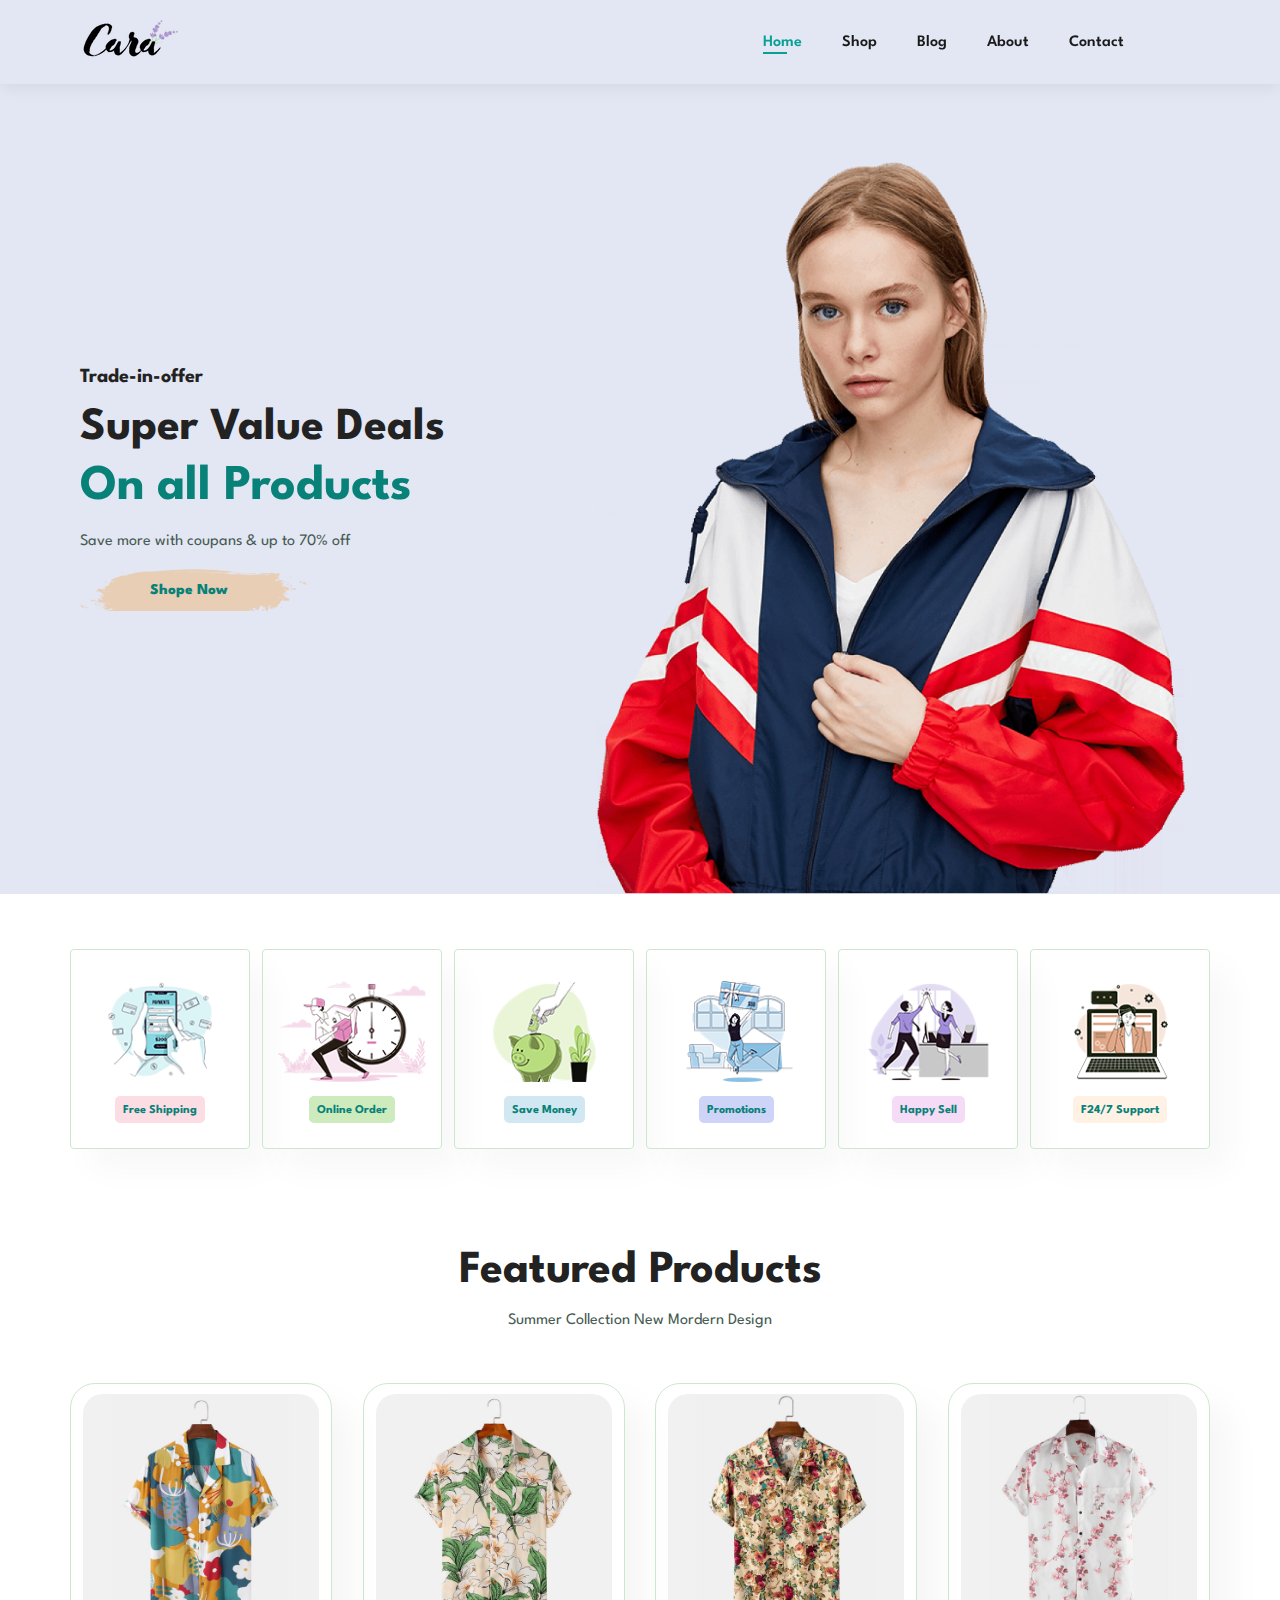
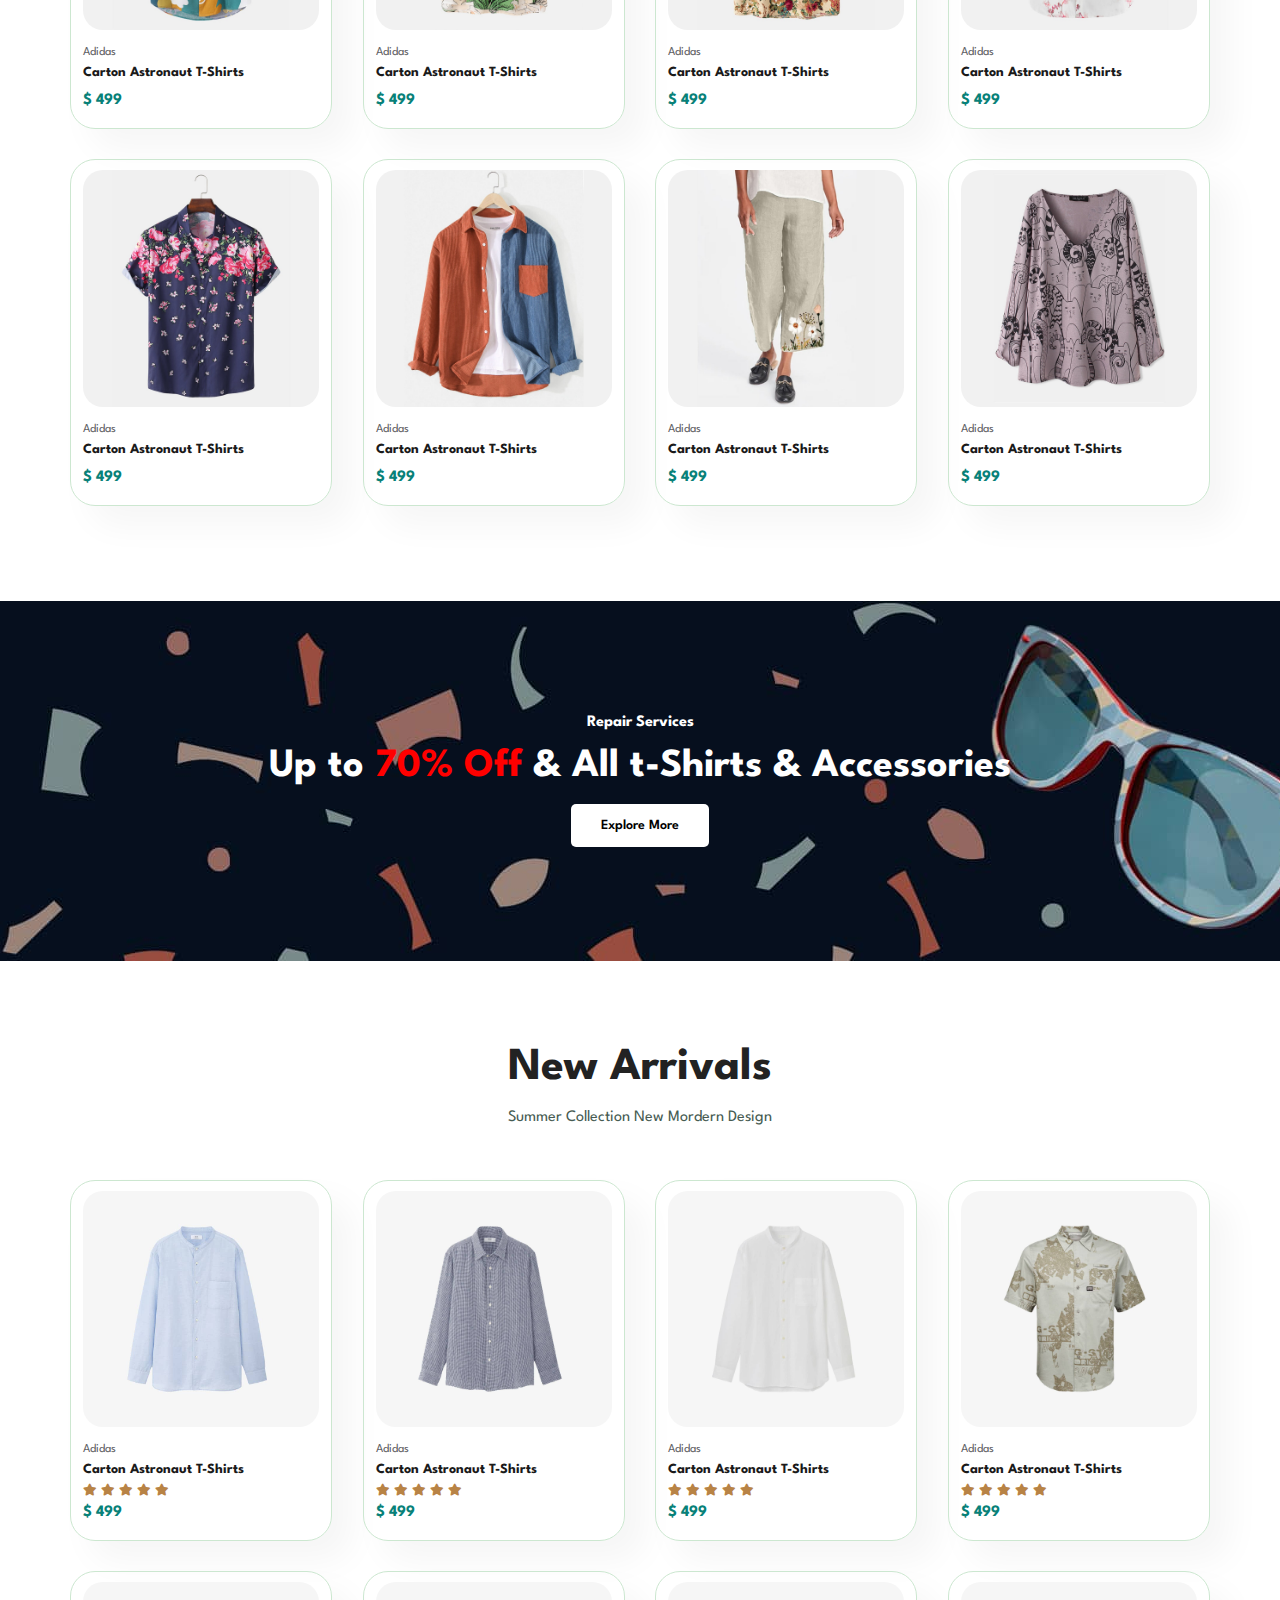
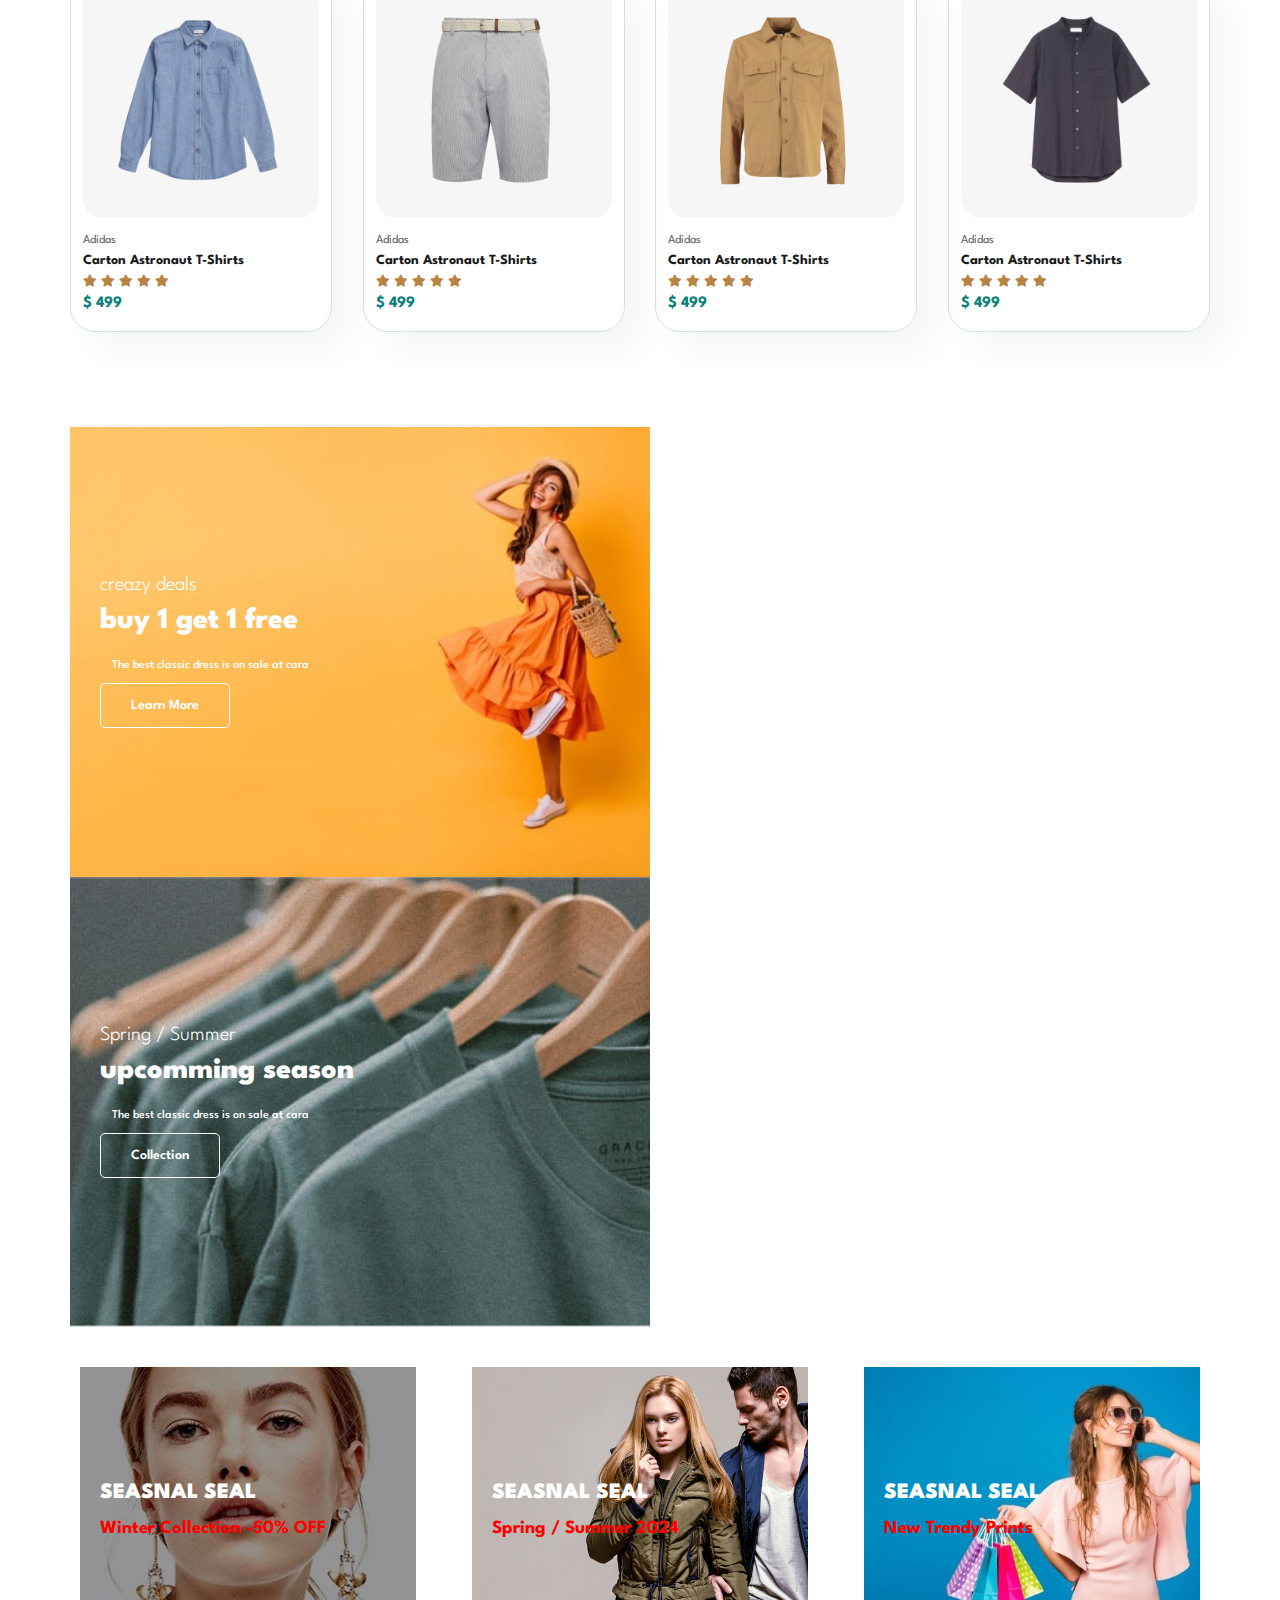
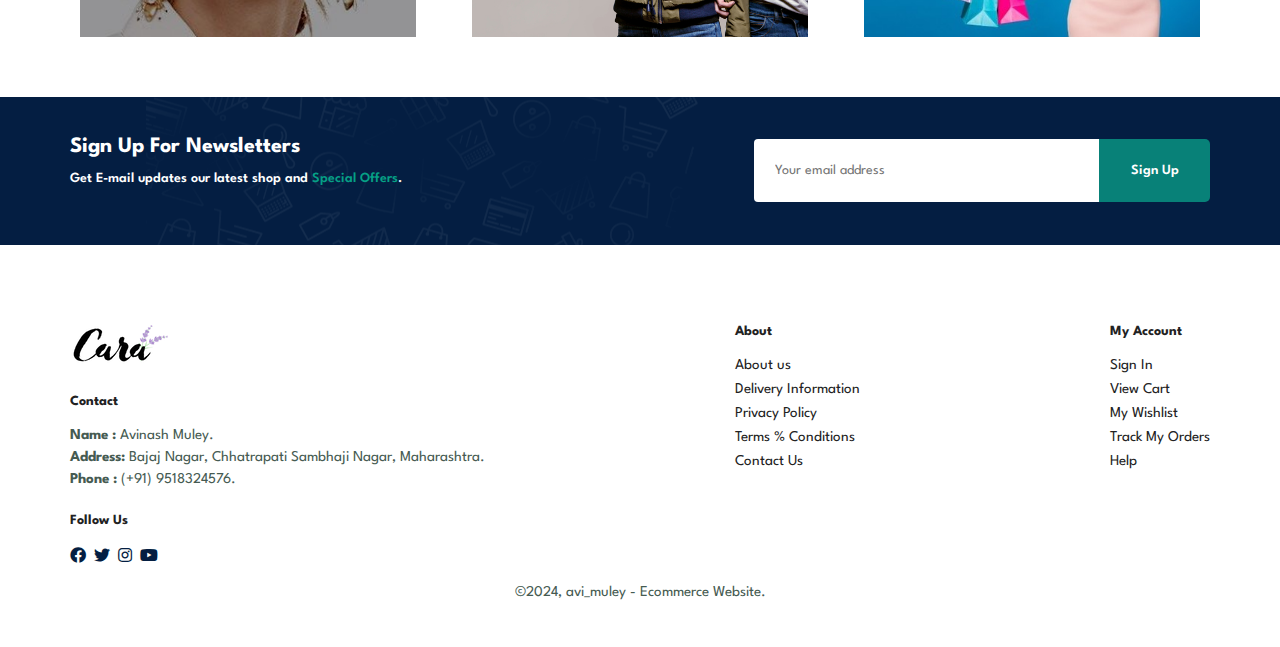
<file: index.html>
<!DOCTYPE html>
<html lang="en">

    <head>
        <meta charset="UTF-8">
        <meta name="viewport" content="width=device-width, initial-scale=1.0">
        <title>cara</title>
        <link rel="stylesheet" href="https://pro.fontawesome.com/releases/v5.10.0/css/all.css" />

        <link rel="stylesheet" href="style.css">
    </head>

    <body>

        <section id="header">
            <a href="#"><img src="img/logo.png" class="logo" alt="logo"></a>
            
            <div>
                <ul id="navbar">
                  <li><a class="active" href="index.html" >Home</a></li>
                  <li><a href="shop.html">Shop</a></li>
                  <li><a href="blog.html">Blog</a></li>
                  <li><a href="about.html">About</a></li>
                  <li><a href="contact.html">Contact</a></li>
                  <li><a href="cart.html"><i class="far fa-shopping-bag"></i></a></li>
                  <a href="#" id="close"><i class="far fa-times"></i></a>
                </ul>
            </div>
            <div id="mobile">
                <a href="cart.html"><i class="far fa-shopping-bag"></i></a>
               <i id="bar" class="fas fa-outdent"></i>
            </div>
        </section>

        <section id="hero">
            <h4>Trade-in-offer</h4>
            <h2>Super Value Deals</h2>
            <h1>On all Products</h1>
            <p>Save more with coupans & up to 70% off</p>
            <button>Shope Now</button>
        </section>
         
        <section id="feature" class="section-p1">
           <div class="fe-box">
               <img src="img/features/f1.png" alt="f1">
               <h6>Free Shipping</h6>
           </div>
           <div class="fe-box">
               <img src="img/features/f2.png" alt="f1">
               <h6>Online Order</h6>
           </div>
           <div class="fe-box">
               <img src="img/features/f3.png" alt="f1">
               <h6>Save Money</h6>
           </div>
           <div class="fe-box">
               <img src="img/features/f4.png" alt="f1">
               <h6>Promotions</h6>
           </div>
           <div class="fe-box">
               <img src="img/features/f5.png" alt="f1">
               <h6>Happy Sell</h6>
           </div>
           <div class="fe-box">
               <img src="img/features/f6.png" alt="f1">
               <h6>F24/7 Support</h6>
           </div>
        </section>

        <section id="product1" class="section-p1">
            <h2>Featured Products</h2>
            <p>Summer Collection New Mordern Design</p>
            <div class="pro-container">
               <div class="pro">
                  <img src="img/products/f1.jpg" alt="">
                  <div class="des">
                      <span>Adidas</span>
                      <h5>Carton Astronaut T-Shirts</h5>
                      <h4>$ 499</h4>
                      <!-- <div class="star">
                         <i class="fas fa-star"></i>
                         <i class="fas fa-star"></i>
                         <i class="fas fa-star"></i>
                         <i class="fas fa-star"></i>
                         <i class="fas fa-star"></i>
                      </div> -->
                  </div>
                 <!-- <a href="#"><i class="fal fa-shopping-cart"></i></a> -->
               </div>
               <div class="pro">
                  <img src="img/products/f2.jpg" alt="">
                  <div class="des">
                      <span>Adidas</span>
                      <h5>Carton Astronaut T-Shirts</h5>
                      <h4>$ 499</h4>
                  </div>
               </div>
               <div class="pro">
                  <img src="img/products/f3.jpg" alt="">
                  <div class="des">
                      <span>Adidas</span>
                      <h5>Carton Astronaut T-Shirts</h5>
                      <h4>$ 499</h4>
                  </div>
               </div>
               <div class="pro">
                  <img src="img/products/f4.jpg" alt="">
                  <div class="des">
                      <span>Adidas</span>
                      <h5>Carton Astronaut T-Shirts</h5>
                      <h4>$ 499</h4>
                  </div>
               </div>
               <div class="pro">
                  <img src="img/products/f5.jpg" alt="">
                  <div class="des">
                      <span>Adidas</span>
                      <h5>Carton Astronaut T-Shirts</h5>
                      <h4>$ 499</h4>
                  </div>
               </div>
               <div class="pro">
                  <img src="img/products/f6.jpg" alt="">
                  <div class="des">
                      <span>Adidas</span>
                      <h5>Carton Astronaut T-Shirts</h5>
                      <h4>$ 499</h4>
                  </div>
               </div>
               <div class="pro">
                  <img src="img/products/f7.jpg" alt="">
                  <div class="des">
                      <span>Adidas</span>
                      <h5>Carton Astronaut T-Shirts</h5>
                      <h4>$ 499</h4>
                  </div>
               </div>
               <div class="pro">
                  <img src="img/products/f8.jpg" alt="">
                  <div class="des">
                      <span>Adidas</span>
                      <h5>Carton Astronaut T-Shirts</h5>
                      <h4>$ 499</h4>
                  </div>
               </div>
            </div>
        </section>

        <section id="banner" class="section-m1">
            <h4>Repair Services</h4>
             <h2>Up to <span>70% Off</span> & All t-Shirts & Accessories</h2>
             <button>Explore More</button>
        </section>

        <section id="product1" class="section-p1">
            <h2>New Arrivals</h2>
            <p>Summer Collection New Mordern Design</p>
            <div class="pro-container">
               <div class="pro">
                  <img src="img/products/n1.jpg" alt="">
                  <div class="des">
                      <span>Adidas</span>
                      <h5>Carton Astronaut T-Shirts</h5>
                    <div class="star">
                        <i class="fas fa-star"></i>
                        <i class="fas fa-star"></i>
                        <i class="fas fa-star"></i>
                        <i class="fas fa-star"></i>
                        <i class="fas fa-star"></i>
                     </div>
                      <h4>$ 499</h4>
                  </div>
                 <!-- <a href="#"><i class="fal fa-shopping-cart"></i></a> -->
               </div>
               <div class="pro">
                  <img src="img/products/n2.jpg" alt="">
                  <div class="des">
                      <span>Adidas</span>
                      <h5>Carton Astronaut T-Shirts</h5>
                     <div class="star">
                        <i class="fas fa-star"></i>
                        <i class="fas fa-star"></i>
                        <i class="fas fa-star"></i>
                        <i class="fas fa-star"></i>
                        <i class="fas fa-star"></i>
                     </div>
                      <h4>$ 499</h4>
                  </div>
               </div>
               <div class="pro">
                  <img src="img/products/n3.jpg" alt="">
                  <div class="des">
                      <span>Adidas</span>
                      <h5>Carton Astronaut T-Shirts</h5>
                      <div class="star">
                        <i class="fas fa-star"></i>
                        <i class="fas fa-star"></i>
                        <i class="fas fa-star"></i>
                        <i class="fas fa-star"></i>
                        <i class="fas fa-star"></i>
                     </div>
                      <h4>$ 499</h4>
                  </div>
               </div>
               <div class="pro">
                  <img src="img/products/n4.jpg" alt="">
                  <div class="des">
                      <span>Adidas</span>
                      <h5>Carton Astronaut T-Shirts</h5>
                      <div class="star">
                        <i class="fas fa-star"></i>
                        <i class="fas fa-star"></i>
                        <i class="fas fa-star"></i>
                        <i class="fas fa-star"></i>
                        <i class="fas fa-star"></i>
                     </div>
                      <h4>$ 499</h4>
                  </div>
               </div>
               <div class="pro">
                  <img src="img/products/n5.jpg" alt="">
                  <div class="des">
                      <span>Adidas</span>
                      <h5>Carton Astronaut T-Shirts</h5>
                      <div class="star">
                        <i class="fas fa-star"></i>
                        <i class="fas fa-star"></i>
                        <i class="fas fa-star"></i>
                        <i class="fas fa-star"></i>
                        <i class="fas fa-star"></i>
                     </div>
                      <h4>$ 499</h4>
                  </div>
               </div>
               <div class="pro">
                  <img src="img/products/n6.jpg" alt="">
                  <div class="des">
                      <span>Adidas</span>
                      <h5>Carton Astronaut T-Shirts</h5>
                      <div class="star">
                        <i class="fas fa-star"></i>
                        <i class="fas fa-star"></i>
                        <i class="fas fa-star"></i>
                        <i class="fas fa-star"></i>
                        <i class="fas fa-star"></i>
                     </div>
                      <h4>$ 499</h4>
                  </div>
               </div>
               <div class="pro">
                  <img src="img/products/n7.jpg" alt="">
                  <div class="des">
                      <span>Adidas</span>
                      <h5>Carton Astronaut T-Shirts</h5>
                      <div class="star">
                        <i class="fas fa-star"></i>
                        <i class="fas fa-star"></i>
                        <i class="fas fa-star"></i>
                        <i class="fas fa-star"></i>
                        <i class="fas fa-star"></i>
                     </div>
                      <h4>$ 499</h4>
                  </div>
               </div>
               <div class="pro">
                  <img src="img/products/n8.jpg" alt="">
                  <div class="des">
                      <span>Adidas</span>
                      <h5>Carton Astronaut T-Shirts</h5>
                       <div class="star">
                        <i class="fas fa-star"></i>
                        <i class="fas fa-star"></i>
                        <i class="fas fa-star"></i>
                        <i class="fas fa-star"></i>
                        <i class="fas fa-star"></i>
                     </div>
                      <h4>$ 499</h4>
                  </div>
               </div>
            </div>
        </section>

        <section id="sm-banner" class="section-p1">
            <div class="banner-box">
               <h4>creazy deals</h4>
               <h2>buy 1 get 1 free</h2>
               <span>The best classic dress is on sale at cara</span>
               <button class="white">Learn More</button>
            </div>
            <div class="banner-box banner-box2">
               <h4>Spring / Summer</h4>
               <h2>upcomming season</h2>
               <span>The best classic dress is on sale at cara</span>
               <button class="white">Collection</button>
            </div>
        </section>

        <section id="banner3"> 
            <div class="banner-box">
                <h2>SEASNAL SEAL</h2>
                <h3>Winter Collection -50% OFF</h3>
            </div>
            <div class="banner-box banner-box2">
                <h2>SEASNAL SEAL</h2>
                <h3>Spring / Summer 2024</h3>
            </div>
             <div class="banner-box banner-box3">
                <h2>SEASNAL SEAL</h2>
                <h3>New Trendy Prints</h3>
            </div>
        </section>

        <section id="newsletter" class="section-p1">
            <div class="newstext">
                 <h4>Sign Up For Newsletters</h4>
                 <p>Get E-mail updates our latest shop and <span> Special Offers</span>.</p>
            </div>
            <div class="form">
                <input type="email" placeholder="Your email address"  >
                <button class="normal" onclick="SubmitEvent()">Sign Up</button>
            </div>
        </section>

         <footer class="section-p1">
            <div class="col">
               <img class="logo" src="img/logo.png" alt="">
               <h4>Contact</h4>
               
               <p><strong>Name :</strong> Avinash Muley.</p>
               <p><Strong>Address:</Strong> Bajaj Nagar, Chhatrapati Sambhaji Nagar, Maharashtra.  </p>
               <p><Strong>Phone :</Strong> (+91) 9518324576. </p>
               <div class="follow">
                   <h4>Follow Us</h4>
                   <div class="icon">
                       <i class="fab fa-facebook"></i>
                       <i class="fab fa-twitter"></i>
                       <i class="fab fa-instagram"></i>
                       <i class="fab fa-youtube"></i>
                   </div>
               </div>
            </div>

            <div class="col">
                <h4>About</h4>
                <a href="#">About us</a>
                <a href="#">Delivery Information </a>
                <a href="#">Privacy Policy</a>
                <a href="#">Terms % Conditions</a>
                <a href="#">Contact Us</a>
            </div>
            <div class="col">
                <h4>My Account</h4>
                <a href="#">Sign In</a>
                <a href="#">View Cart </a>
                <a href="#">My Wishlist</a>
                <a href="#">Track My Orders</a>
                <a href="#">Help</a>
            </div>
            <!-- <div class="col install">
                     <h4>Install App</h4>
                    <p>From App Store or Google Play</p>
               <div class="row">
                   <img src="img/pay/app.jpg" alt="">
                   <img src="img/pay/play.jpg" alt="">
               </div>
                   <p>Secured Follow Link (ctrl + click)</p>
                   <img src="img/pay/pay.png" alt="">
            </div> -->

                    <div class="copyright">
                          <p>&#169;2024, avi_muley - Ecommerce Website. </p>
                   </div>
         </footer>
        
        <script src="script.js"></script>
    </body>

</html>
</file>
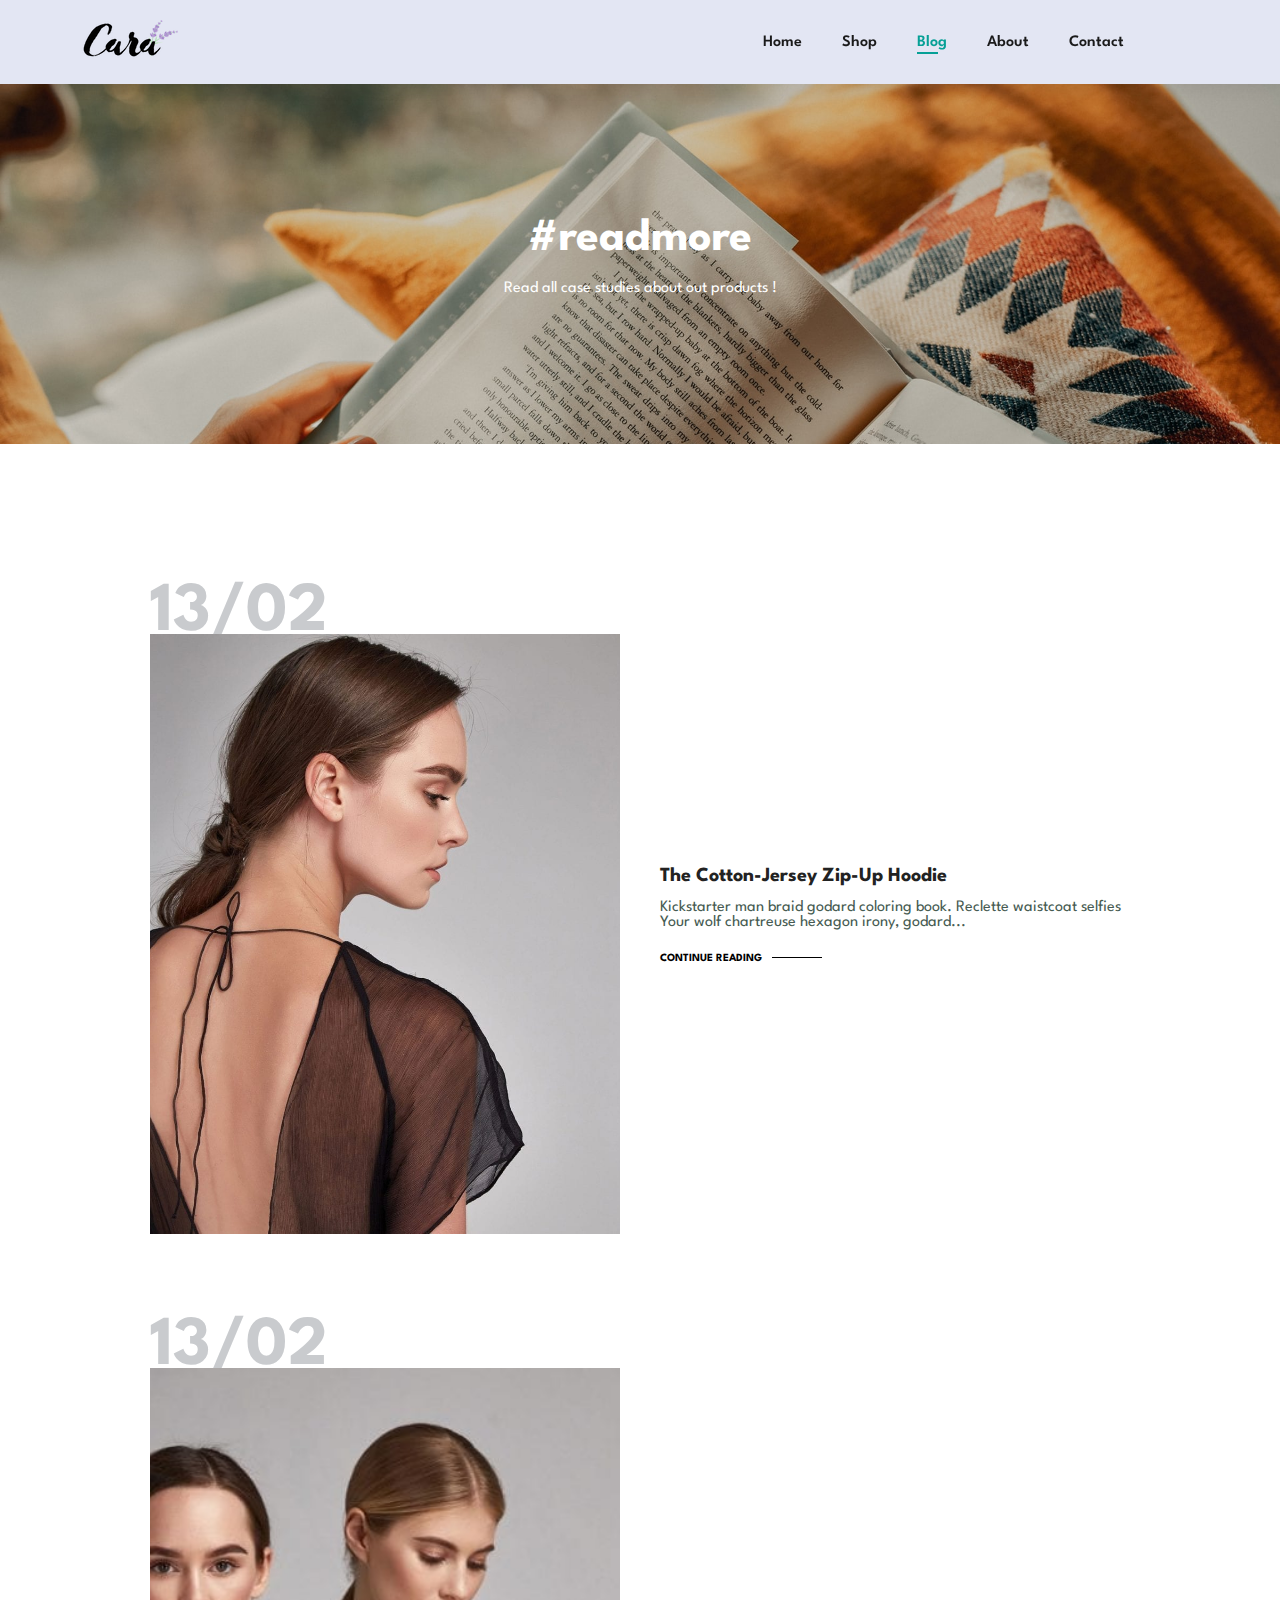
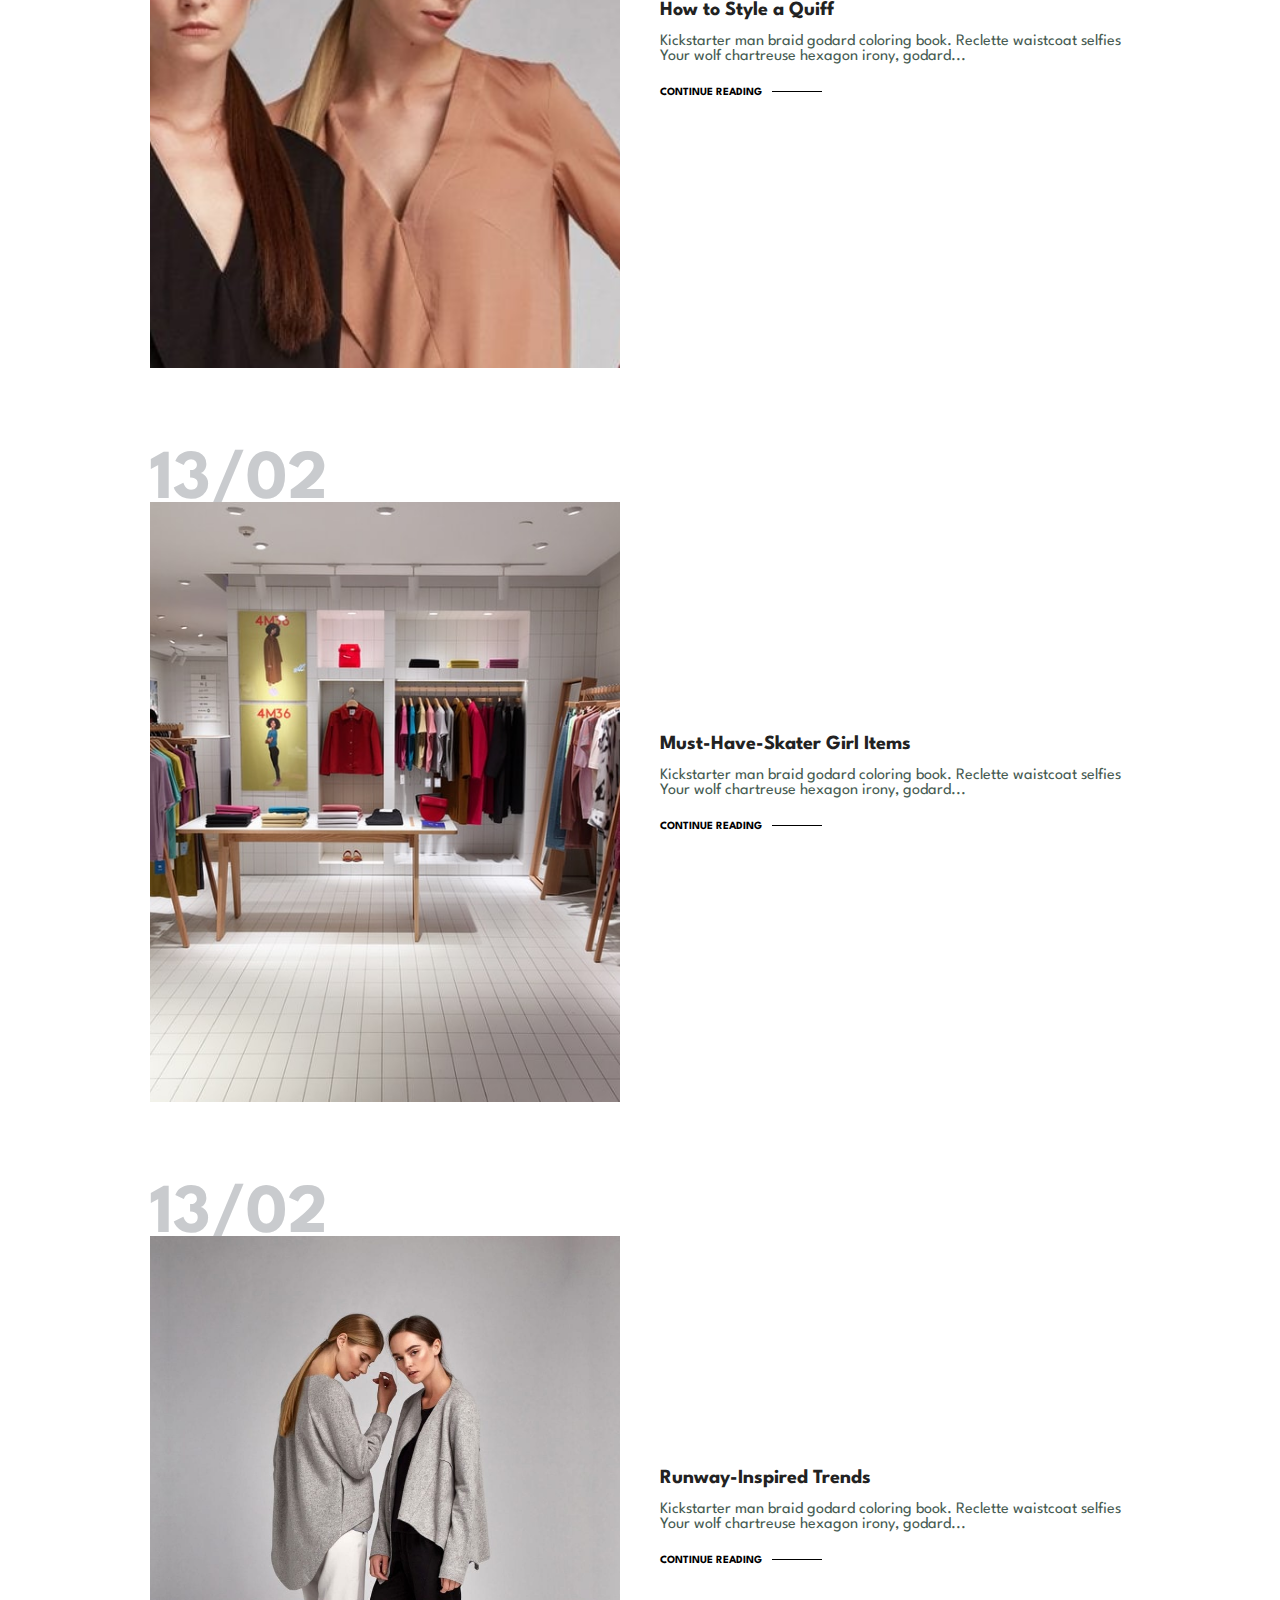
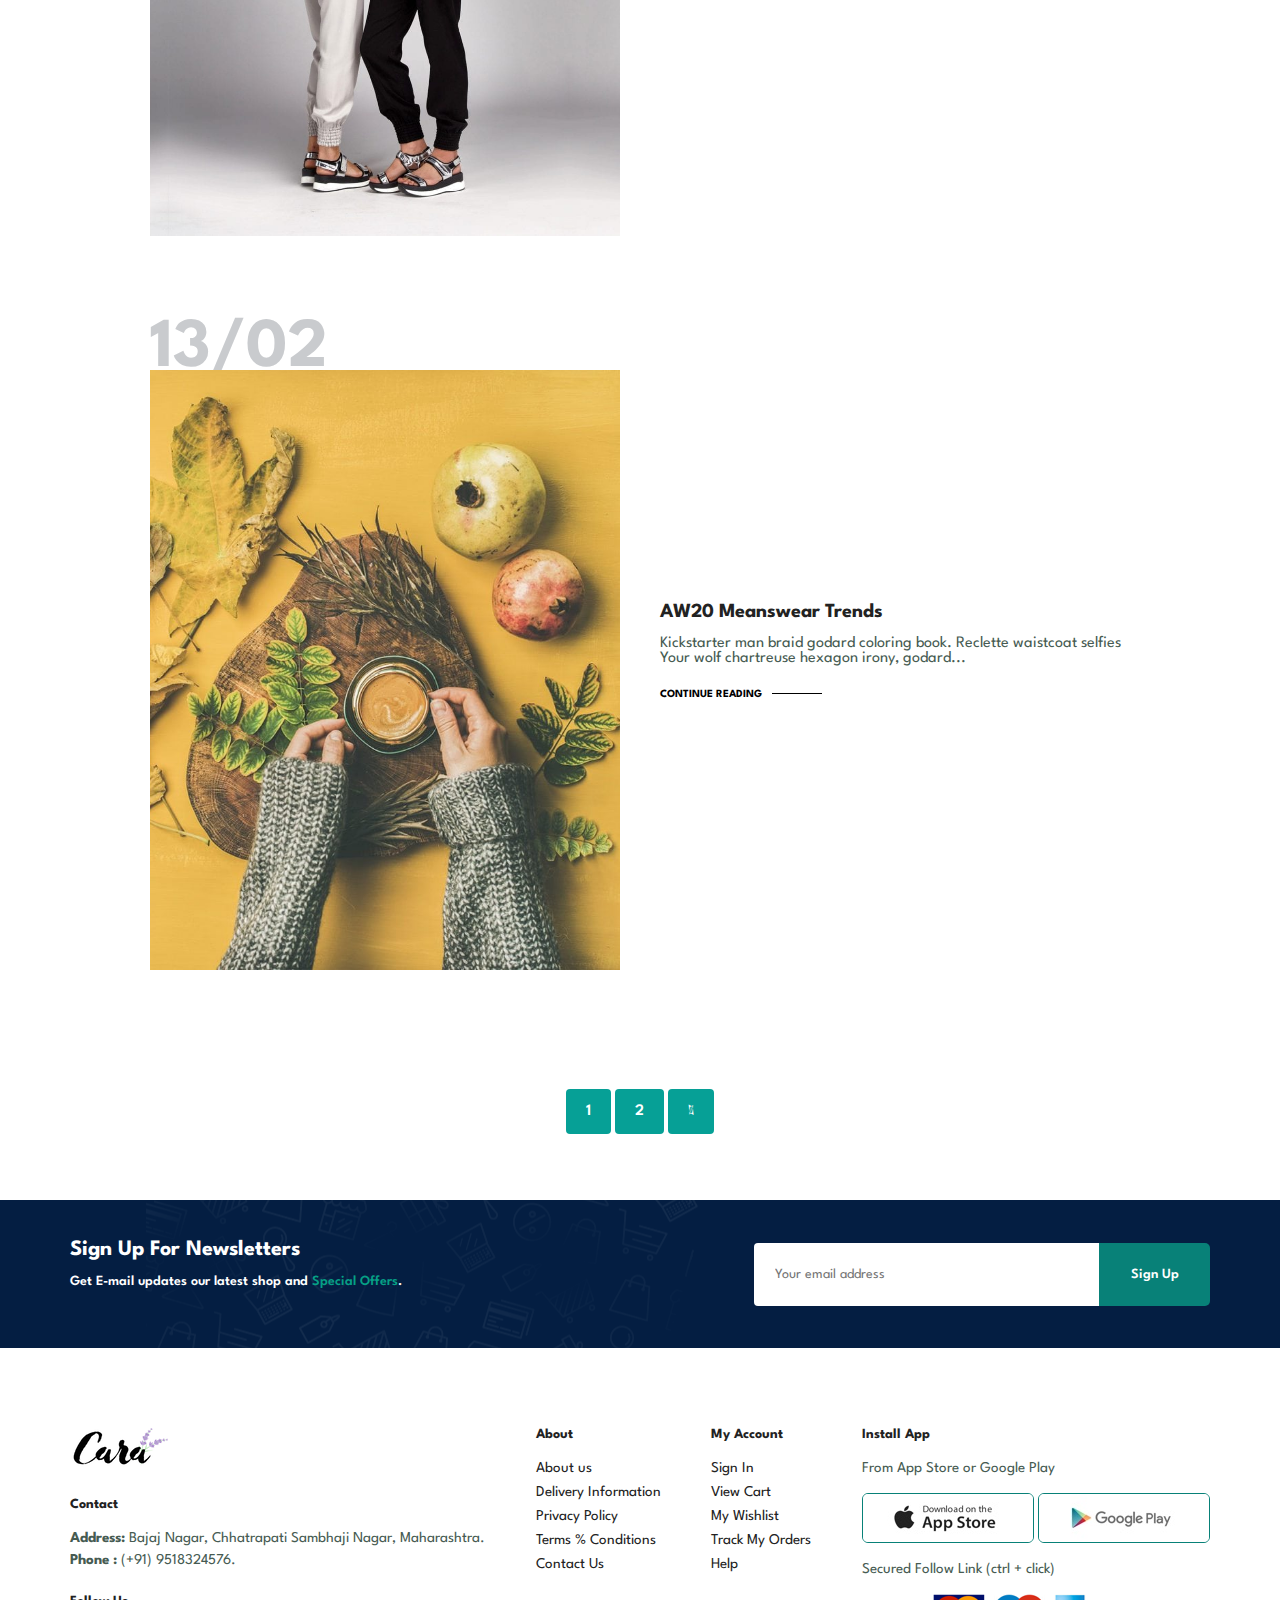
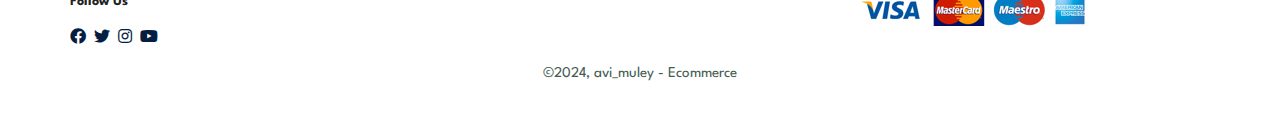
<file: blog.html>
<!DOCTYPE html>
<html lang="en">

    <head>
        <meta charset="UTF-8">
        <meta http-equiv="X-UA-Compatible" content="IE=edge">
        <meta name="viewport" content="width=device-width, initial-scale=1.0">
        <title>Blog</title>
        <link rel="stylesheet" href="https://pro.fontawesome.com/releases/v5.10.0/css/all.css" />

        <link rel="stylesheet" href="style.css">
    </head>

    <body>

        <section id="header">
            <a href="index.html"><img src="img/logo.png" class="logo" alt="logo"></a>
             <div>
                <ul id="navbar">
                  <li><a href="index.html" >Home</a></li>
                  <li><a  href="shop.html">Shop</a></li>
                  <li><a  class="active"  href="blog.html">Blog</a></li>
                  <li><a href="about.html">About</a></li>
                  <li><a href="contact.html">Contact</a></li>
                  <li><a href="cart.html"><i class="far fa-shopping-bag"></i></a></li>
                  <a href="#" id="close"><i class="far fa-times"></i></a>
                </ul>
            </div>
            <div id="mobile">
                <a href="cart.html"><i class="far fa-shopping-bag"></i></a>
               <i id="bar" class="fas fa-outdent"></i>
            </div>
        </section>

        <section  class="blog-header">
           <h2>#readmore</h2>
           <p>Read all case studies about out products !</p>
        </section>

        <section id="blog">
            <div class="blog-box">
                <div class="blog-img">
                    <img src="img/blog/b1.jpg" alt="">
                </div>
                <div class="blog-details">
                    <h4>The Cotton-Jersey Zip-Up Hoodie</h4>
                    <p>Kickstarter man braid godard coloring book. Reclette waistcoat selfies Your
                        wolf chartreuse hexagon irony, godard...</p>
                    <a href= "#">CONTINUE READING </a>
                </div>
                <h1>13/02</h1>
            </div>
            <div class="blog-box">
                <div class="blog-img">
                    <img src="img/blog/b2.jpg" alt="">
                </div>
                <div class="blog-details">
                    <h4>How to Style a Quiff</h4>
                    <p>Kickstarter man braid godard coloring book. 
                        Reclette waistcoat selfies Your
                        wolf chartreuse hexagon irony, godard...</p>
                    <a href= "#">CONTINUE READING </a>
                </div>
                <h1>13/02</h1>
            </div>
            <div class="blog-box">
                <div class="blog-img">
                    <img src="img/blog/b3.jpg" alt="">
                </div>
                <div class="blog-details">
                    <h4>Must-Have-Skater Girl Items</h4>
                    <p>Kickstarter man braid godard coloring book. Reclette waistcoat selfies Your
                        wolf chartreuse hexagon irony, godard...</p>
                    <a href= "#">CONTINUE READING </a>
                </div>
                <h1>13/02</h1>
            </div>
            <div class="blog-box">
                <div class="blog-img">
                    <img src="img/blog/b4.jpg" alt="">
                </div>
                <div class="blog-details">
                    <h4>Runway-Inspired Trends</h4>
                    <p>Kickstarter man braid godard coloring book. Reclette waistcoat selfies Your
                        wolf chartreuse hexagon irony, godard...</p>
                    <a href= "#">CONTINUE READING </a>
                </div>
                <h1>13/02</h1>
            </div>
            <div class="blog-box">
                <div class="blog-img">
                    <img src="img/blog/b6.jpg" alt="">
                </div>
                <div class="blog-details">
                    <h4>AW20 Meanswear Trends</h4>
                    <p>Kickstarter man braid godard coloring book. Reclette waistcoat selfies Your
                        wolf chartreuse hexagon irony, godard...</p>
                    <a href= "#">CONTINUE READING </a>
                </div>
                <h1>13/02</h1>
            </div>
        </section>

        <section id="pagination"  class="section-p1">
             <a href="#">1</a>
             <a href="#">2</a>
             <a href="#"> <i class="fal fa-long-arrow-alt-right"></i> </a>
        </section>

        <section id="newsletter" class="section-p1">
            <div class="newstext">
                 <h4>Sign Up For Newsletters</h4>
                 <p>Get E-mail updates our latest shop and <span> Special Offers</span>.</p>
            </div>
            <div class="form">
                <input type="email" placeholder="Your email address">
                <button class="normal">Sign Up</button>
            </div>
        </section>

         <footer class="section-p1">
            <div class="col">
               <img class="logo" src="img/logo.png" alt="">
               <h4>Contact</h4>
               <p><Strong>Address:</Strong> Bajaj Nagar, Chhatrapati Sambhaji Nagar, Maharashtra.  </p>
               <p><Strong>Phone :</Strong> (+91) 9518324576. </p>
               <div class="follow">
                   <h4>Follow Us</h4>
                   <div class="icon">
                       <i class="fab fa-facebook"></i>
                       <i class="fab fa-twitter"></i>
                       <i class="fab fa-instagram"></i>
                       <i class="fab fa-youtube"></i>
                   </div>
               </div>
            </div>

            <div class="col">
                <h4>About</h4>
                <a href="#">About us</a>
                <a href="#">Delivery Information </a>
                <a href="#">Privacy Policy</a>
                <a href="#">Terms % Conditions</a>
                <a href="#">Contact Us</a>
            </div>
            <div class="col">
                <h4>My Account</h4>
                <a href="#">Sign In</a>
                <a href="#">View Cart </a>
                <a href="#">My Wishlist</a>
                <a href="#">Track My Orders</a>
                <a href="#">Help</a>
            </div>
            <div class="col install">
                     <h4>Install App</h4>
                    <p>From App Store or Google Play</p>
               <div class="row">
                   <img src="img/pay/app.jpg" alt="">
                   <img src="img/pay/play.jpg" alt="">
               </div>
                   <p>Secured Follow Link (ctrl + click)</p>
                   <img src="img/pay/pay.png" alt="">
            </div>

                    <div class="copyright">
                          <p>&#169;2024, avi_muley - Ecommerce </p>
                   </div>
         </footer>
        
        <script src="script.js"></script> 
    </body>

</html>
</file>
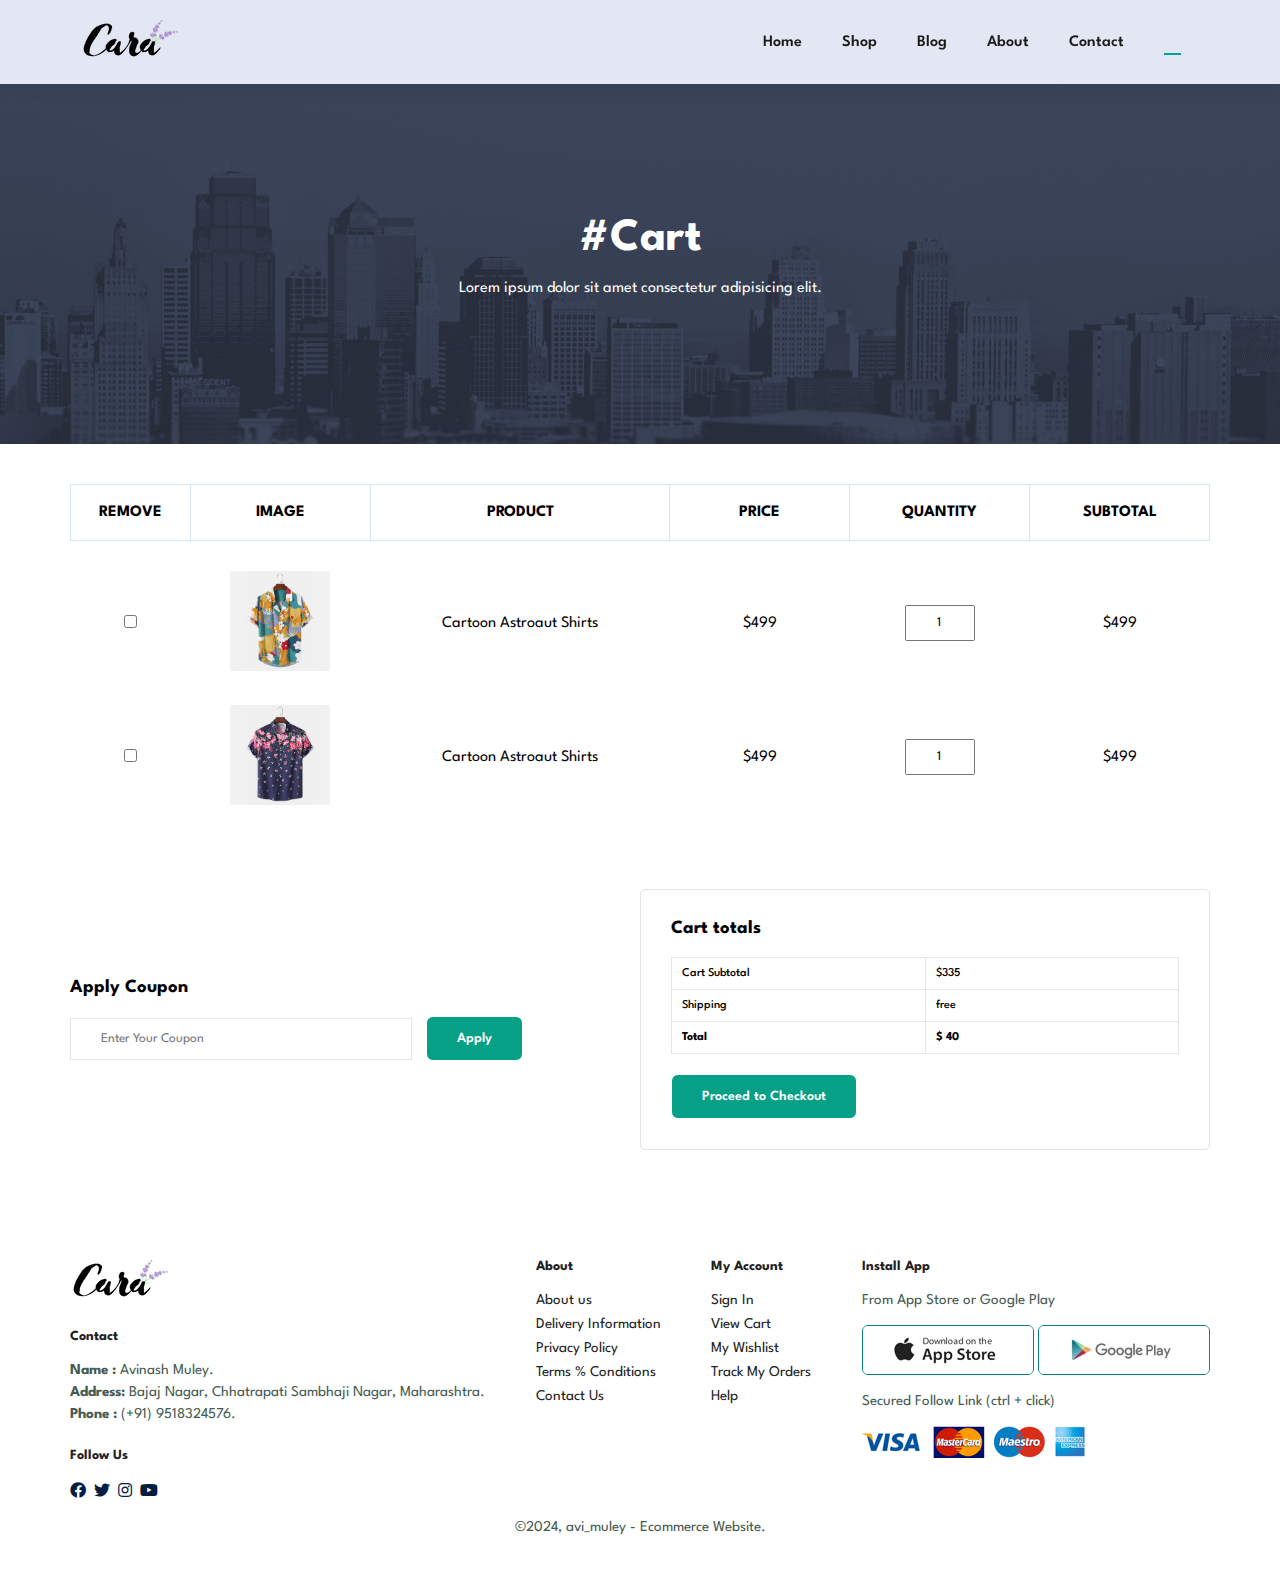
<file: cart.html>
<!DOCTYPE html>
<html lang="en">

    <head>
        <meta charset="UTF-8">
        <meta http-equiv="X-UA-Compatible" content="IE=edge">
        <meta name="viewport" content="width=device-width, initial-scale=1.0">
        <title>Document</title>

        <link rel="stylesheet" href="https://pro.fontawesome.com/releases/v5.10.0/css/all.css" />

        <link rel="stylesheet" href="style.css">
    </head>

    <body>

        <section id="header">
            <a href="index.html"><img src="img/logo.png" class="logo" alt="logo" /></a>
      
            <div>
              <ul id="navbar">
                <li><a href="index.html">Home</a></li>
                <li><a href="shop.html">Shop</a></li>
                <li><a href="bolg.html">Blog</a></li>
                <li><a href="about.html">About</a></li>
                <li><a href="contact.html">Contact</a></li>
                <li><a  class="active" href="cart.html"><i class="far fa-shopping-bag"></i></a></li>
                <a href="#" id="close"><i class="far fa-times"></i></a>
              </ul>
            </div>
            <div id="mobile">
              <a href="cart.html"><i class="far fa-shopping-bag"></i></a>
              <i id="bar" class="fas fa-outdent"></i>
            </div>
          </section>

          <section  class="about-header">
            <h2>#Cart</h2>
            <p>Lorem ipsum dolor sit amet consectetur adipisicing elit.</p>
          </section>

          <section id="cart" class="section-p1">
           <table>
              <thead>
                <tr>
                    <td>Remove</td>
                    <td>Image</td>
                    <td>Product</td>
                    <td>Price</td>
                    <td>Quantity</td>
                    <td>Subtotal</td>
                </tr>
              </thead>
              <tbody>
                <tr>
                    <td><input type="checkbox"></i></td>
                    <td><img src="img/products/f1.jpg" alt=""></td>
                    <td>Cartoon Astroaut Shirts</td>
                    <td>$499</td>
                    <td><input type="number" value="1"></td>
                    <td>$499</td>
                </tr>
                <tr>
                    <td> <input type="checkbox"></td>
                    <td><img src="img/products/f5.jpg" alt=""></td>
                    <td>Cartoon Astroaut Shirts</td>
                    <td>$499</td>
                    <td><input type="number" value="1"></td>
                    <td>$499</td>
                </tr>
              </tbody>
           </table>
          </section>

          <section id="add-cart" class="section-p1">
             <div id="coupon">
                <h3>Apply Coupon</h3>
                <div>
                  <input type="text" placeholder="Enter Your Coupon">
                  <button class="normal">Apply</button>
                </div>
              </div>
                  <div id="Subtotal">
                    <h3>Cart totals</h3>
                    <table>
                      <tr>
                        <td>Cart Subtotal</td>
                        <td>$335</td>
                      </tr>
                      <tr>
                        <td>Shipping</td>
                        <td>free</td>
                      </tr>
                      <tr>
                        <td><strong>Total</strong></td>
                        <td><strong>$ 40</strong></td>
                      </tr>
                    </table>
                    <button class="normal">Proceed to Checkout </button>
                  </div>
          </section>
          <!-- <section id="newsletter" class="section-p1">
            <div class="newstext">
                 <h4>Sign Up For Newsletters</h4>
                 <p>Get E-mail updates our latest shop and <span> Special Offers</span>.</p>
            </div>
            <div class="form">
                <input type="email" placeholder="Your email address"  >
                <button class="normal" onclick="SubmitEvent()">Sign Up</button>
            </div>
        </section> -->

         <footer class="section-p1">
            <div class="col">
               <img class="logo" src="img/logo.png" alt="">
               <h4>Contact</h4>
               
               <p><strong>Name :</strong> Avinash Muley.</p>
               <p><Strong>Address:</Strong> Bajaj Nagar, Chhatrapati Sambhaji Nagar, Maharashtra.  </p>
               <p><Strong>Phone :</Strong> (+91) 9518324576. </p>
               <div class="follow">
                   <h4>Follow Us</h4>
                   <div class="icon">
                       <i class="fab fa-facebook"></i>
                       <i class="fab fa-twitter"></i>
                       <i class="fab fa-instagram"></i>
                       <i class="fab fa-youtube"></i>
                   </div>
               </div>
            </div>

            <div class="col">
                <h4>About</h4>
                <a href="#">About us</a>
                <a href="#">Delivery Information </a>
                <a href="#">Privacy Policy</a>
                <a href="#">Terms % Conditions</a>
                <a href="#">Contact Us</a>
            </div>
            <div class="col">
                <h4>My Account</h4>
                <a href="#">Sign In</a>
                <a href="#">View Cart </a>
                <a href="#">My Wishlist</a>
                <a href="#">Track My Orders</a>
                <a href="#">Help</a>
            </div>
            <div class="col install">
                     <h4>Install App</h4>
                    <p>From App Store or Google Play</p>
               <div class="row">
                   <img src="img/pay/app.jpg" alt="">
                   <img src="img/pay/play.jpg" alt="">
               </div>
                   <p>Secured Follow Link (ctrl + click)</p>
                   <img src="img/pay/pay.png" alt="">
            </div>

                    <div class="copyright">
                          <p>&#169;2024, avi_muley - Ecommerce Website. </p>
                   </div>
         </footer>
        <script src="script.js"></script>

    </body>

</html>
</file>
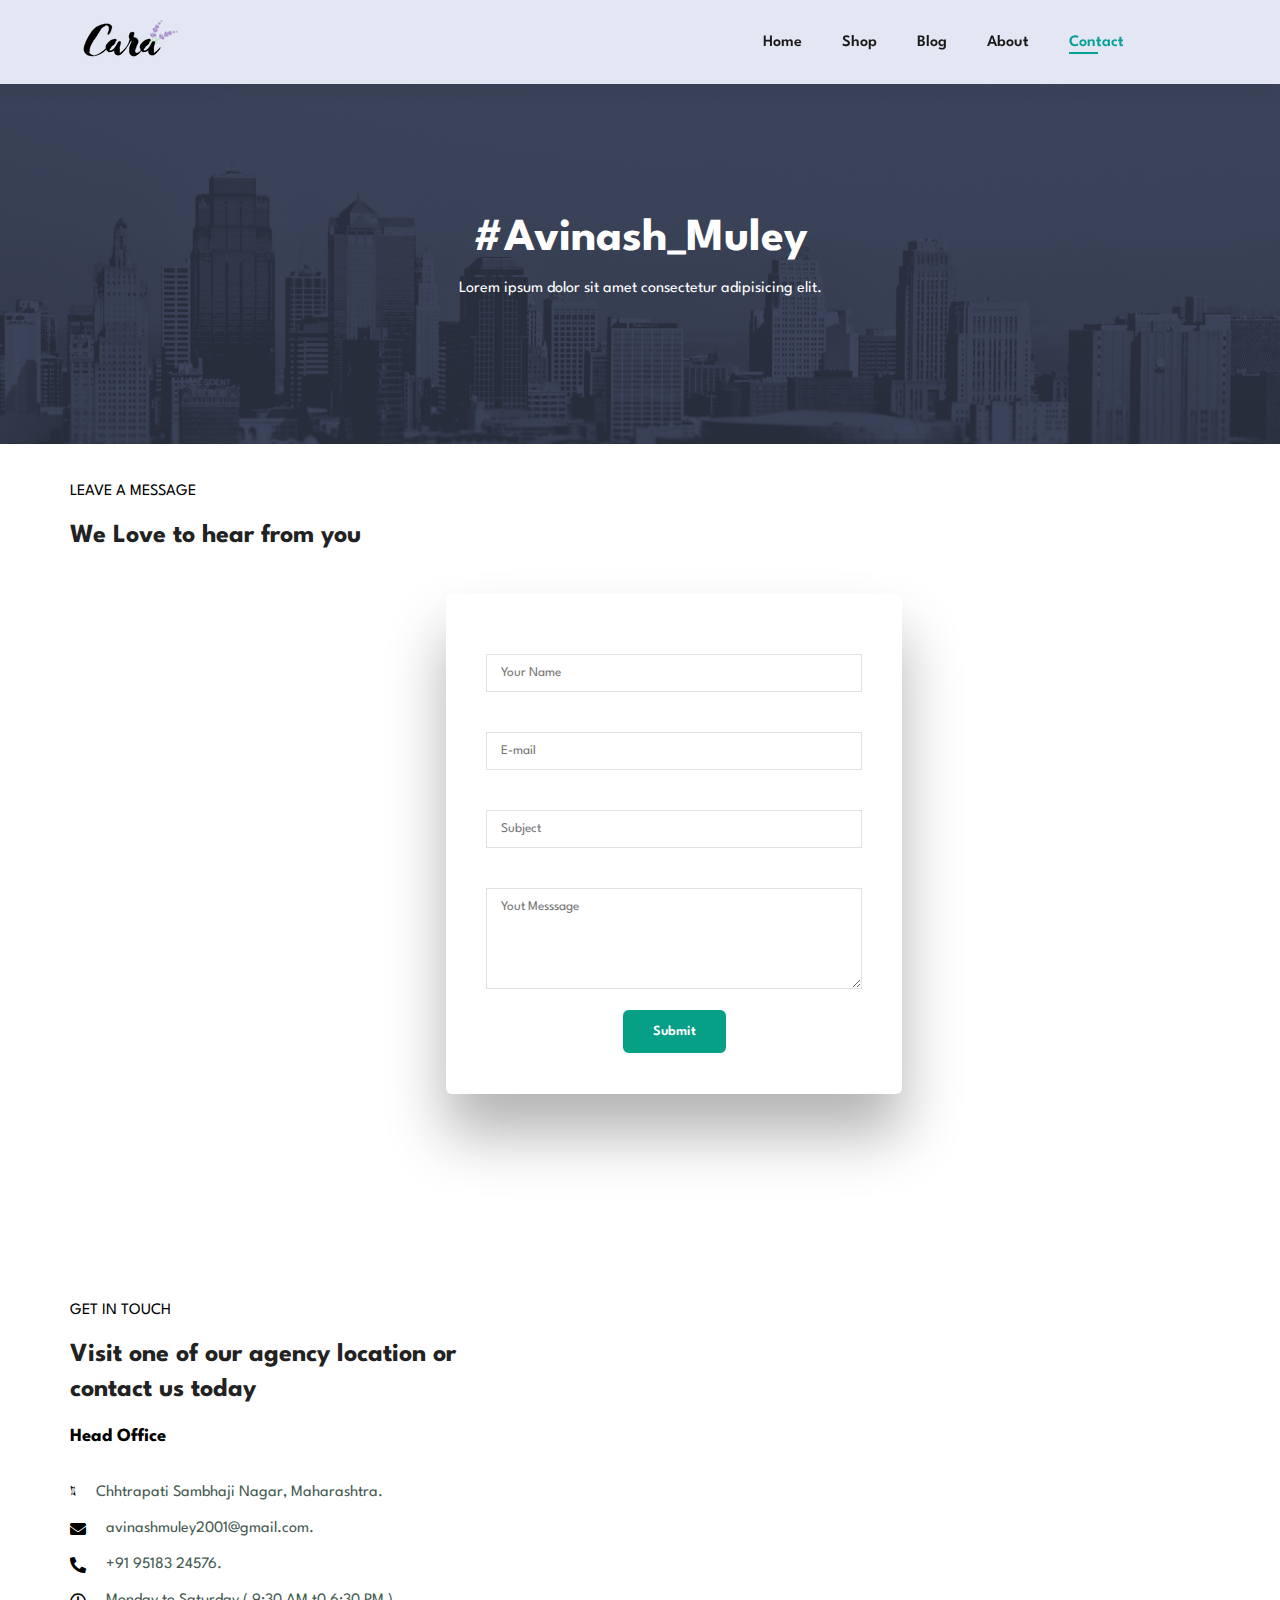
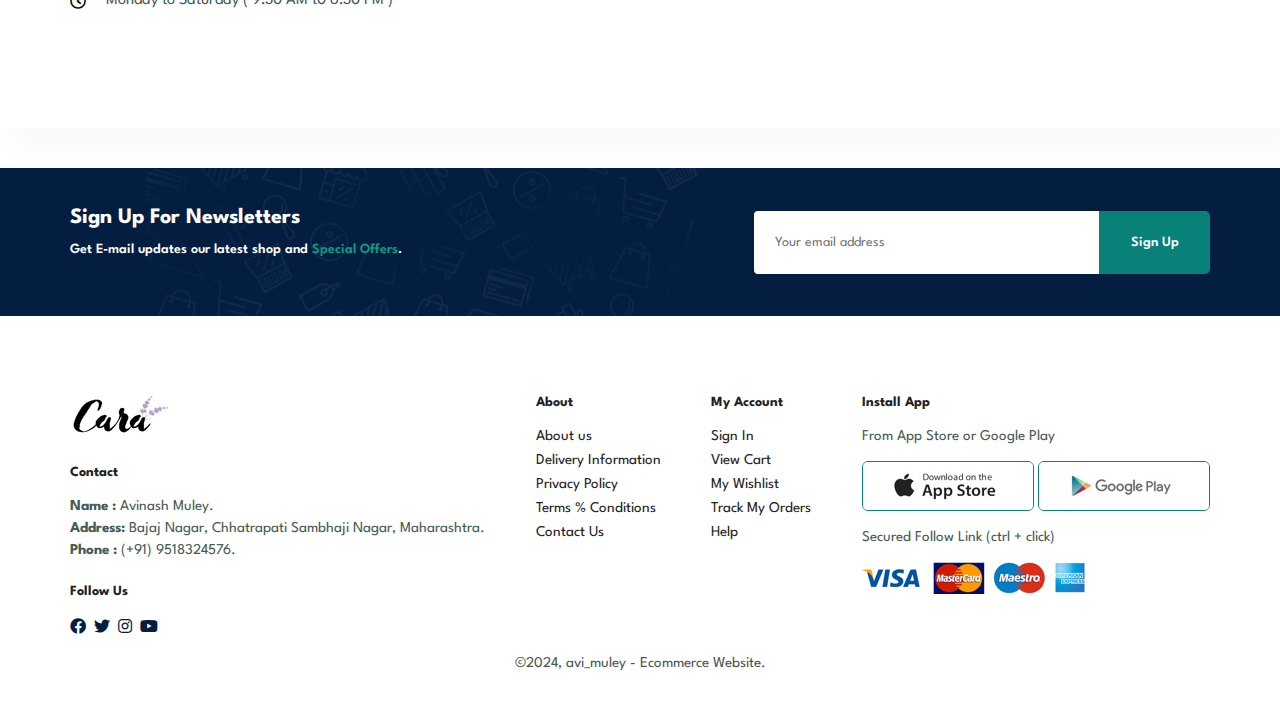
<file: contact.html>
<!DOCTYPE html>
<html lang="en">
  <head>
    <meta charset="UTF-8" />
    <meta http-equiv="X-UA-Compatible" content="IE=edge"/>
    <meta name="viewport" content="width=device-width, initial-scale=1.0" />
    <title>Contact</title>

    <link
      rel="stylesheet"
      href="https://pro.fontawesome.com/releases/v5.10.0/css/all.css"
    />

    <link rel="stylesheet" href="style.css" />
  </head>

  <body>
    <section id="header">
      <a href="./index.html"><img src="img/logo.png" class="logo" alt="logo" /></a>

      <div>
        <ul id="navbar">
          <li><a href="index.html">Home</a></li>
          <li><a href="shop.html">Shop</a></li>
          <li><a href="blog.html">Blog</a></li>
          <li><a href="about.html">About</a></li>
          <li><a class="active" href="contact.html">Contact</a></li>
          <li><a href="cart.html"><i class="far fa-shopping-bag"></i></a></li>
          <a href="#" id="close"><i class="far fa-times"></i></a>
        </ul>
      </div>
      <div id="mobile">
        <a href="cart.html"><i class="far fa-shopping-bag"></i></a>
        <i id="bar" class="fas fa-outdent"></i>
      </div>
    </section>

    <section class="about-header">
      <h2>#Avinash_Muley</h2>
      <p>Lorem ipsum dolor sit amet consectetur adipisicing elit.</p>
    </section>

    <section id="form-details" class="section-p1">
      <span>LEAVE A MESSAGE</span>
          <h2>We Love to hear from you</h2>
      <form action="">
        <input type="text" placeholder="Your Name">
       <input type="text" placeholder="E-mail" >
       <input type="text" placeholder="Subject">
       <textarea name="" id="" cols="30" rows="10" placeholder="Yout Messsage"></textarea>
      <button >Submit</button>
      <!-- <img src="img/signature-18665D5DDB07790F7B7CE2DC61FE277C.png" alt=""> -->
   </form>
   </section>

    <section id="contact-details" class="section-p1">
      <div class="details">
        <span>GET IN TOUCH</span>
        <h2>Visit one of our agency location or contact us today</h2>
        <h3>Head Office</h3>
        <div>
          <li>
            <i class="fal fa-map"></i>
            <p>Chhtrapati Sambhaji Nagar, Maharashtra.</p>
          </li>
          <li>
            <i class="fas fa-envelope"></i>
            <p>avinashmuley2001@gmail.com.</p>
          </li>
          <li>
            <i class="fas fa-phone-alt"></i>
            <p>+91 95183  24576.</p>
          </li>
          <li>
            <i class="far fa-clock"></i>
            <p>Monday to Saturday ( 9:30 AM t0 6:30 PM )</p>
          </li>
        </div>
      </div>
      <div class="map">
        <iframe
          src="https://www.google.com/maps/embed?pb=!1m18!1m12!1m3!1d17828.71050242032!2d75.23798492423136!3d19.84229044628661!2m3!1f0!2f0!3f0!3m2!1i1024!2i768!4f13.1!3m3!1m2!1s0x3bdb9bd693a1eeb5%3A0xcef6e36f6abdd375!2sMohatadevi%20Mandir!5e0!3m2!1sen!2sin!4v1708449011111!5m2!1sen!2sin"
          width="600"
          height="450"
          style="border: 0"
          allowfullscreen=""
          loading="lazy"
          referrerpolicy="no-referrer-when-downgrade"
        ></iframe>
      </div>
    </section>

    <section id="newsletter" class="section-p1">
      <div class="newstext">
        <h4>Sign Up For Newsletters</h4>
        <p>
          Get E-mail updates our latest shop and <span> Special Offers</span>.
        </p>
      </div>
      <div class="form">
        <input type="email" placeholder="Your email address" />
        <button class="normal" onclick="SubmitEvent()">Sign Up</button>
      </div>
    </section>

    <footer class="section-p1">
      <div class="col">
        <img class="logo" src="img/logo.png" alt="" />
        <h4>Contact</h4>

        <p><strong>Name :</strong> Avinash Muley.</p>
        <p>
          <strong>Address:</strong> Bajaj Nagar, Chhatrapati Sambhaji Nagar,
          Maharashtra.
        </p>
        <p><strong>Phone :</strong> (+91) 9518324576.</p>
        <div class="follow">
          <h4>Follow Us</h4>
          <div class="icon">
            <i class="fab fa-facebook"></i>
            <i class="fab fa-twitter"></i>
            <i class="fab fa-instagram"></i>
            <i class="fab fa-youtube"></i>
          </div>
        </div>
      </div>

      <div class="col">
        <h4>About</h4>
        <a href="#">About us</a>
        <a href="#">Delivery Information </a>
        <a href="#">Privacy Policy</a>
        <a href="#">Terms % Conditions</a>
        <a href="#">Contact Us</a>
      </div>
      <div class="col">
        <h4>My Account</h4>
        <a href="#">Sign In</a>
        <a href="#">View Cart </a>
        <a href="#">My Wishlist</a>
        <a href="#">Track My Orders</a>
        <a href="#">Help</a>
      </div>
      <div class="col install">
        <h4>Install App</h4>
        <p>From App Store or Google Play</p>
        <div class="row">
          <img src="img/pay/app.jpg" alt="" />
          <img src="img/pay/play.jpg" alt="" />
        </div>
        <p>Secured Follow Link (ctrl + click)</p>
        <img src="img/pay/pay.png" alt="" />
      </div>

      <div class="copyright">
        <p>&#169;2024, avi_muley - Ecommerce Website.</p>
      </div>
    </footer>

    <script src="script.js"></script>
  </body>
</html>
</file>
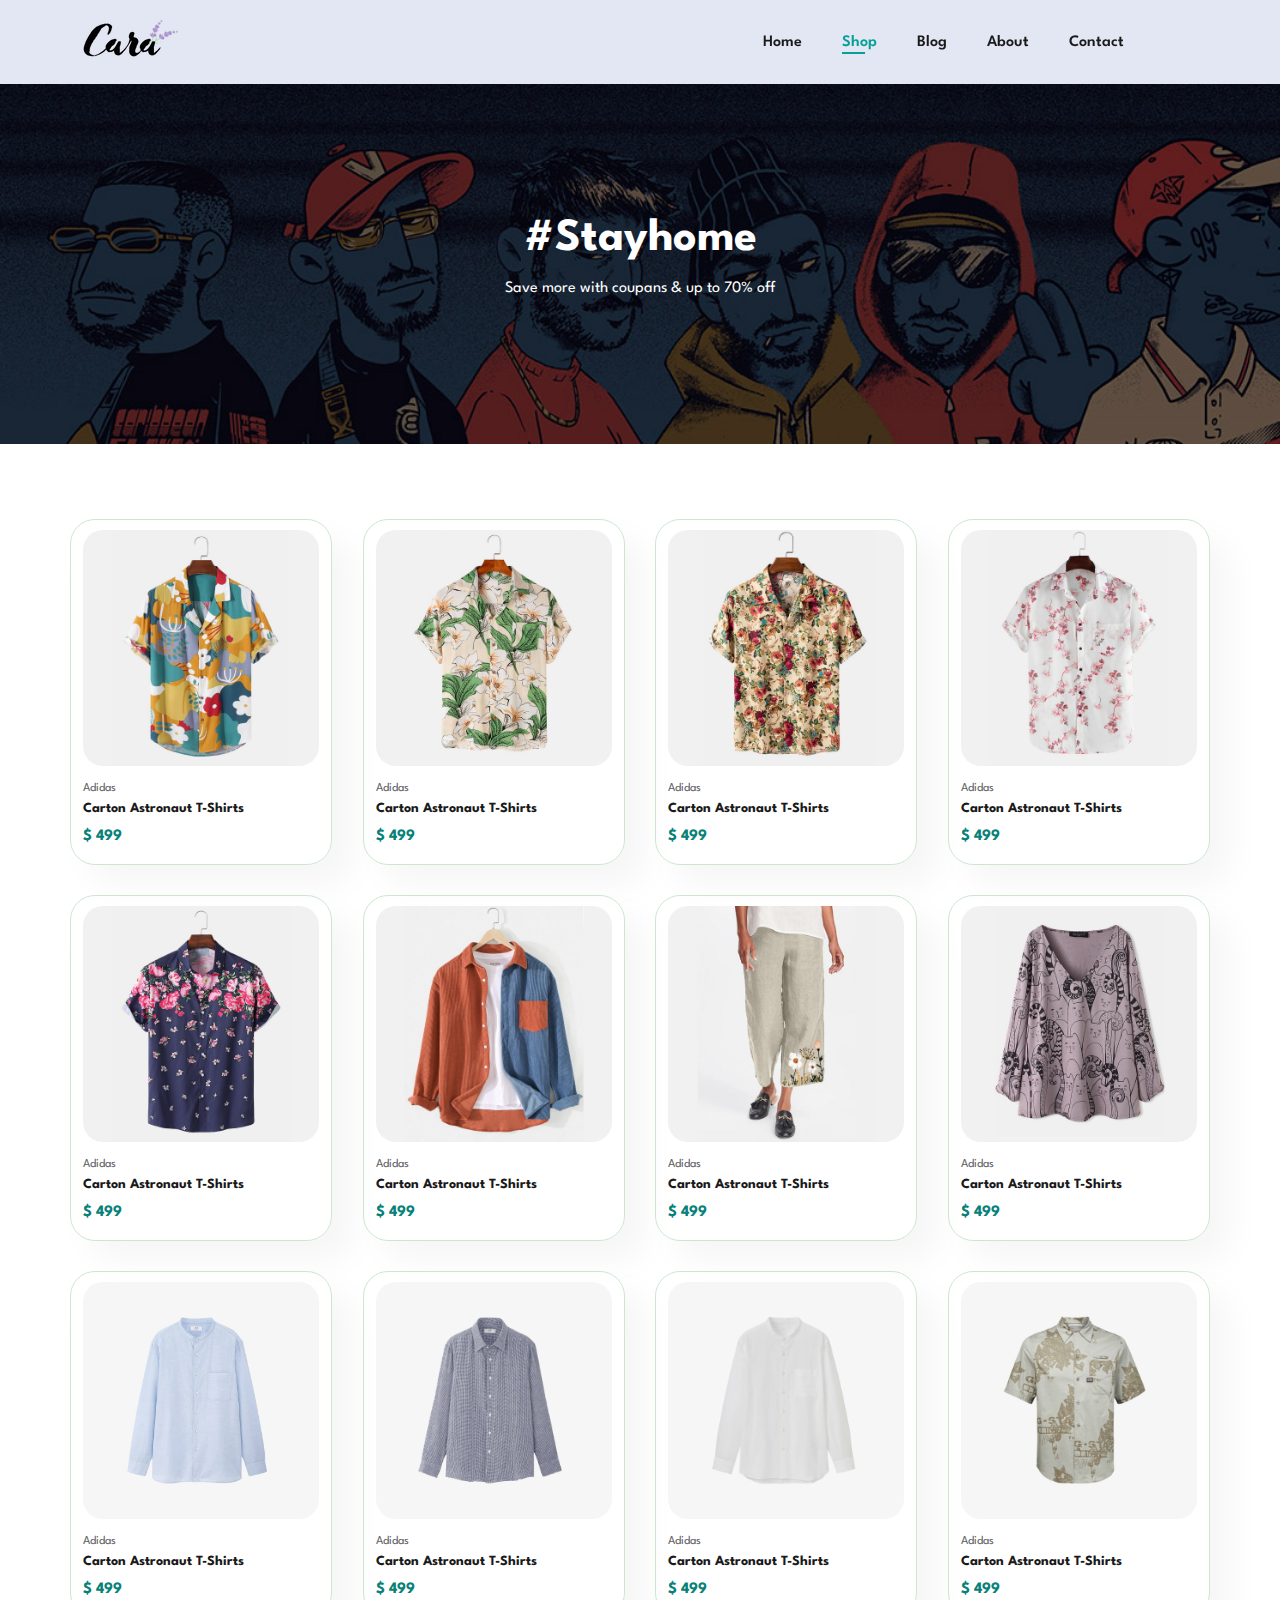
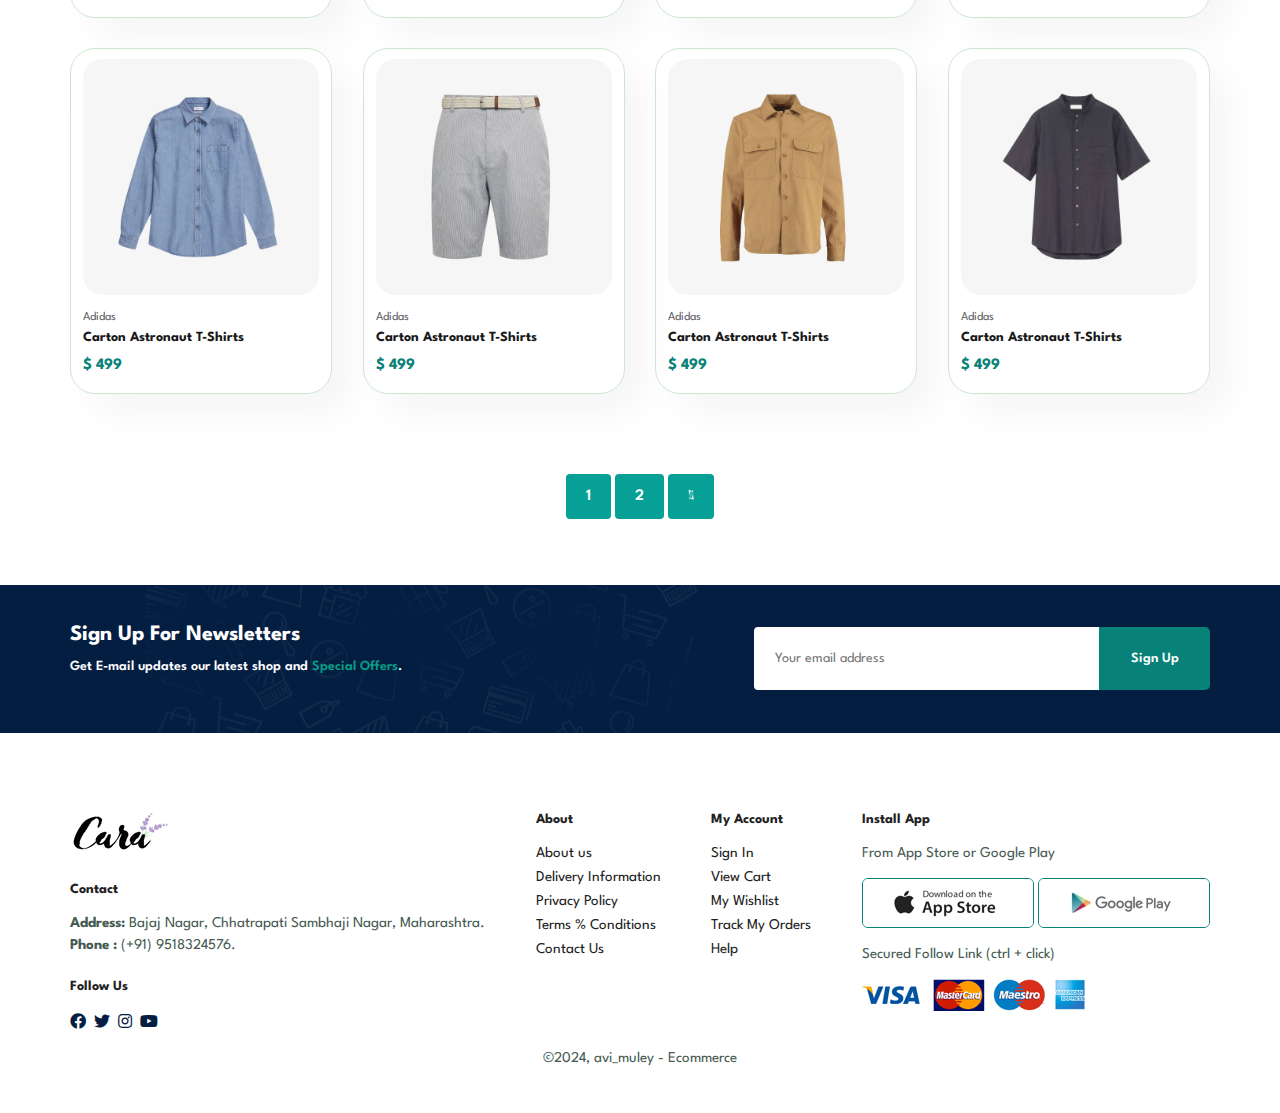
<file: shop.html>
<!DOCTYPE html>
<html lang="en">

    <head>
        <meta charset="UTF-8">
        <meta http-equiv="X-UA-Compatible" content="IE=edge">
        <meta name="viewport" content="width=device-width, initial-scale=1.0">
        <title>Shop</title>
        <link rel="stylesheet" href="https://pro.fontawesome.com/releases/v5.10.0/css/all.css" />

        <link rel="stylesheet" href="style.css">
    </head>

    <body>

        <section id="header">
            <a href="index.html"><img src="img/logo.png" class="logo" alt="logo"></a>
            
            <div>
                <ul id="navbar">
                  <li><a href="index.html" >Home</a></li>
                  <li><a  class="active"  href="shope.html">Shop</a></li>
                  <li><a href="blog.html">Blog</a></li>
                  <li><a href="about.html">About</a></li>
                  <li><a href="contact.html">Contact</a></li>
                  <li><a href="cart.html"><i class="far fa-shopping-bag"></i></a></li>
                  <a href="#" id="close"><i class="far fa-times"></i></a>
                </ul>
            </div>
            <div id="mobile">
                <a href="cart.html"><i class="far fa-shopping-bag"></i></a>
               <i id="bar" class="fas fa-outdent"></i>
            </div>
        </section>

        <section id="page-header">
           
            <h2>#Stayhome</h2>
            
            <p>Save more with coupans & up to 70% off</p>
      
        </section>

        <section id="product1" class="section-p1">
             <div class="pro-container">
               <div class="pro" onclick="window.location.href='sproduct.html';">
                  <img src="img/products/f1.jpg" alt="">
                  <div class="des">
                      <span>Adidas</span>
                      <h5>Carton Astronaut T-Shirts</h5>
                      <h4>$ 499</h4>
                  </div>
               </div>
               <div class="pro">
                  <img src="img/products/f2.jpg" alt="">
                  <div class="des">
                      <span>Adidas</span>
                      <h5>Carton Astronaut T-Shirts</h5>
                      <h4>$ 499</h4>
                  </div>
               </div>
               <div class="pro">
                  <img src="img/products/f3.jpg" alt="">
                  <div class="des">
                      <span>Adidas</span>
                      <h5>Carton Astronaut T-Shirts</h5>
                      <h4>$ 499</h4>
                  </div>
               </div>
               <div class="pro">
                  <img src="img/products/f4.jpg" alt="">
                  <div class="des">
                      <span>Adidas</span>
                      <h5>Carton Astronaut T-Shirts</h5>
                      <h4>$ 499</h4>
                  </div>
               </div>
               <div class="pro">
                  <img src="img/products/f5.jpg" alt="">
                  <div class="des">
                      <span>Adidas</span>
                      <h5>Carton Astronaut T-Shirts</h5>
                      <h4>$ 499</h4>
                  </div>
               </div>
               <div class="pro">
                  <img src="img/products/f6.jpg" alt="">
                  <div class="des">
                      <span>Adidas</span>
                      <h5>Carton Astronaut T-Shirts</h5>
                      <h4>$ 499</h4>
                  </div>
               </div>
               <div class="pro">
                  <img src="img/products/f7.jpg" alt="">
                  <div class="des">
                      <span>Adidas</span>
                      <h5>Carton Astronaut T-Shirts</h5>
                      <h4>$ 499</h4>
                  </div>
               </div>
               <div class="pro">
                  <img src="img/products/f8.jpg" alt="">
                  <div class="des">
                      <span>Adidas</span>
                      <h5>Carton Astronaut T-Shirts</h5>
                      <h4>$ 499</h4>
                  </div>
               </div>
          
               <div class="pro">
                  <img src="img/products/n1.jpg" alt="">
                  <div class="des">
                      <span>Adidas</span>
                      <h5>Carton Astronaut T-Shirts</h5>
                      <h4>$ 499</h4>
                     
                  </div>
               </div>
               <div class="pro">
                  <img src="img/products/n2.jpg" alt="">
                  <div class="des">
                      <span>Adidas</span>
                      <h5>Carton Astronaut T-Shirts</h5>
                      <h4>$ 499</h4>
                  </div>
               </div>
               <div class="pro">
                  <img src="img/products/n3.jpg" alt="">
                  <div class="des">
                      <span>Adidas</span>
                      <h5>Carton Astronaut T-Shirts</h5>
                      <h4>$ 499</h4>
                  </div>
               </div>
               <div class="pro">
                  <img src="img/products/n4.jpg" alt="">
                  <div class="des">
                      <span>Adidas</span>
                      <h5>Carton Astronaut T-Shirts</h5>
                      <h4>$ 499</h4>
                  </div>
               </div>
               <div class="pro">
                  <img src="img/products/n5.jpg" alt="">
                  <div class="des">
                      <span>Adidas</span>
                      <h5>Carton Astronaut T-Shirts</h5>
                      <h4>$ 499</h4>
                  </div>
               </div>
               <div class="pro">
                  <img src="img/products/n6.jpg" alt="">
                  <div class="des">
                      <span>Adidas</span>
                      <h5>Carton Astronaut T-Shirts</h5>
                      <h4>$ 499</h4>
                  </div>
               </div>
               <div class="pro">
                  <img src="img/products/n7.jpg" alt="">
                  <div class="des">
                      <span>Adidas</span>
                      <h5>Carton Astronaut T-Shirts</h5>
                      <h4>$ 499</h4>
                  </div>
               </div>
               <div class="pro">
                  <img src="img/products/n8.jpg" alt="">
                  <div class="des">
                      <span>Adidas</span>
                      <h5>Carton Astronaut T-Shirts</h5>
                      <h4>$ 499</h4>
                  </div>
               </div>
            </div>
        </section>

        <section id="pagination"  class="section-p1">
             <a href="#">1</a>
             <a href="#">2</a>
             <a href="#"> <i class="fal fa-long-arrow-alt-right"></i> </a>
        </section>

        <section id="newsletter" class="section-p1">
            <div class="newstext">
                 <h4>Sign Up For Newsletters</h4>
                 <p>Get E-mail updates our latest shop and <span> Special Offers</span>.</p>
            </div>
            <div class="form">
                <input type="email" placeholder="Your email address">
                <button class="normal">Sign Up</button>
            </div>
        </section>

         <footer class="section-p1">
            <div class="col">
               <img class="logo" src="img/logo.png" alt="">
               <h4>Contact</h4>
               <p><Strong>Address:</Strong> Bajaj Nagar, Chhatrapati Sambhaji Nagar, Maharashtra.  </p>
               <p><Strong>Phone :</Strong> (+91) 9518324576. </p>
               <div class="follow">
                   <h4>Follow Us</h4>
                   <div class="icon">
                       <i class="fab fa-facebook"></i>
                       <i class="fab fa-twitter"></i>
                       <i class="fab fa-instagram"></i>
                       <i class="fab fa-youtube"></i>
                   </div>
               </div>
            </div>

            <div class="col">
                <h4>About</h4>
                <a href="#">About us</a>
                <a href="#">Delivery Information </a>
                <a href="#">Privacy Policy</a>
                <a href="#">Terms % Conditions</a>
                <a href="#">Contact Us</a>
            </div>
            <div class="col">
                <h4>My Account</h4>
                <a href="#">Sign In</a>
                <a href="#">View Cart </a>
                <a href="#">My Wishlist</a>
                <a href="#">Track My Orders</a>
                <a href="#">Help</a>
            </div>
            <div class="col install">
                     <h4>Install App</h4>
                    <p>From App Store or Google Play</p>
               <div class="row">
                   <img src="img/pay/app.jpg" alt="">
                   <img src="img/pay/play.jpg" alt="">
               </div>
                   <p>Secured Follow Link (ctrl + click)</p>
                   <img src="img/pay/pay.png" alt="">
            </div>

                    <div class="copyright">
                          <p>&#169;2024, avi_muley - Ecommerce </p>
                   </div>
         </footer>
        
        <script src="script.js"></script> 
    </body>

</html>
</file>
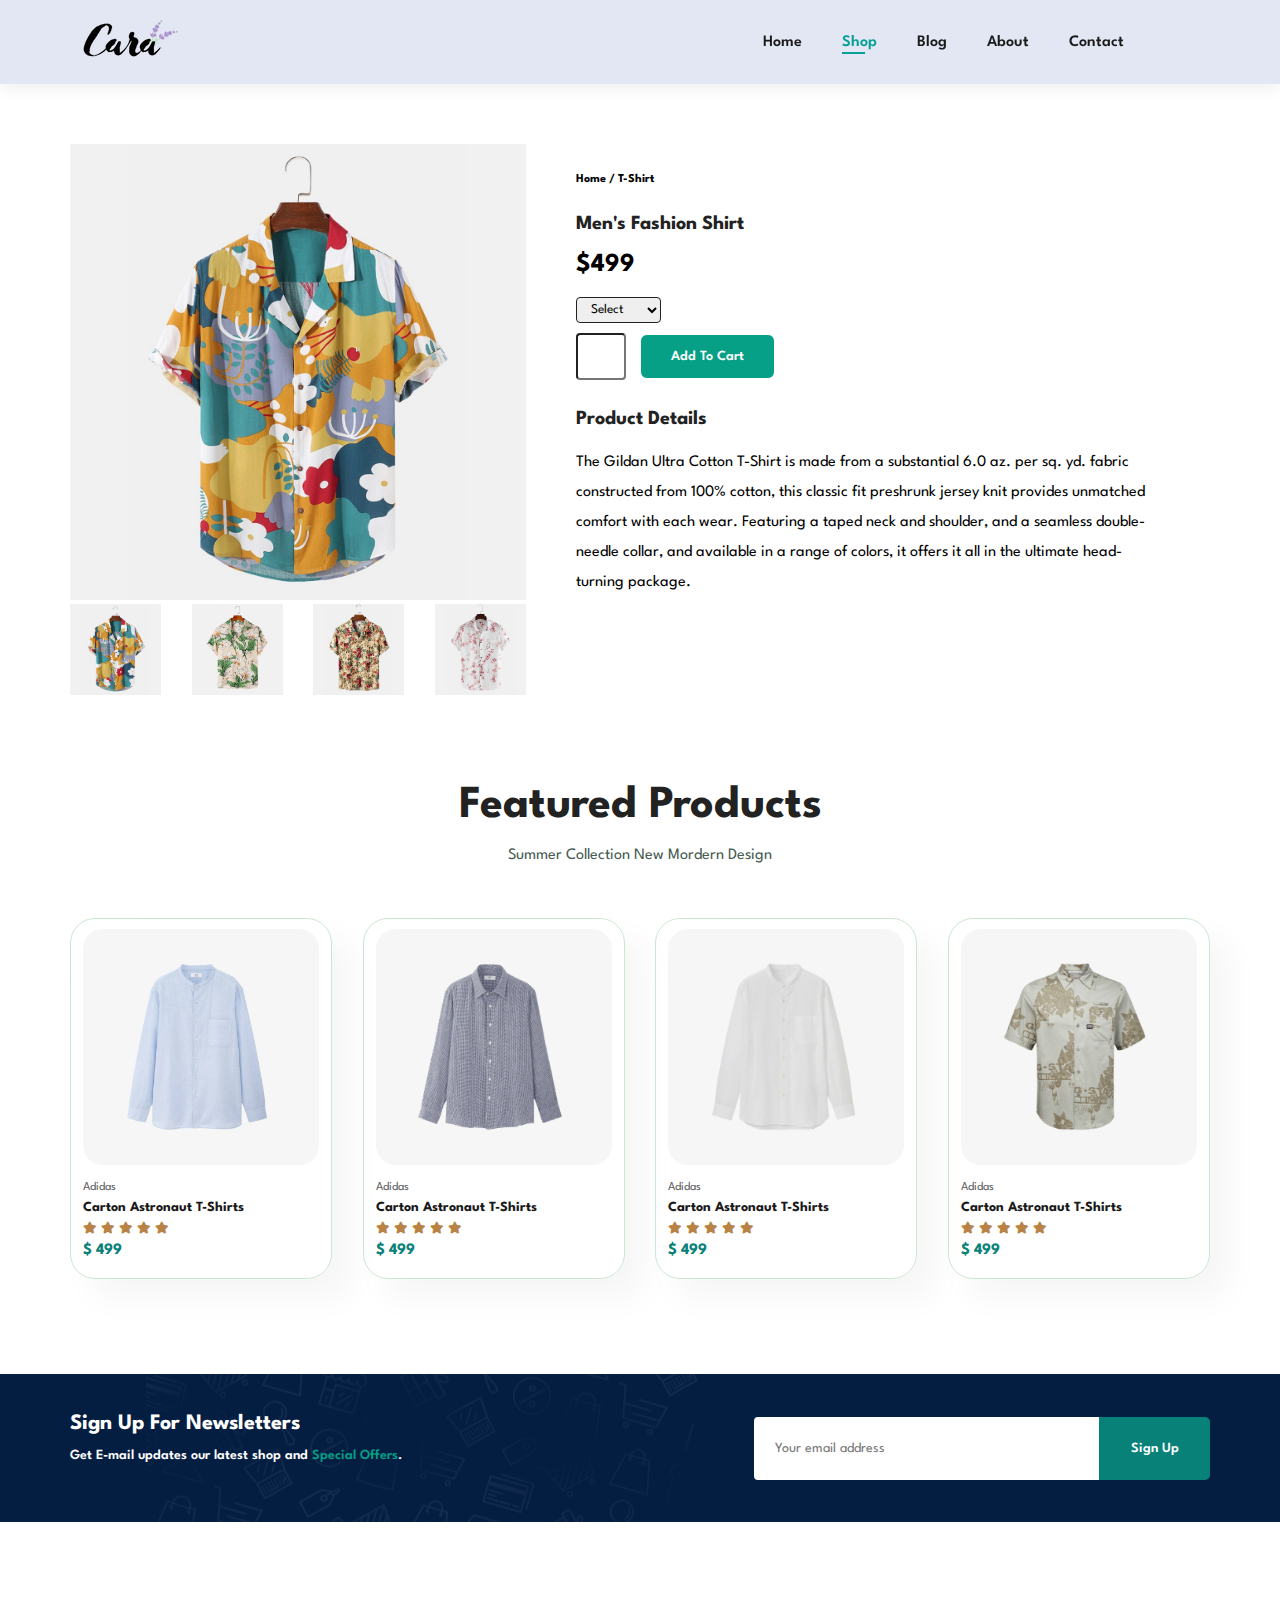
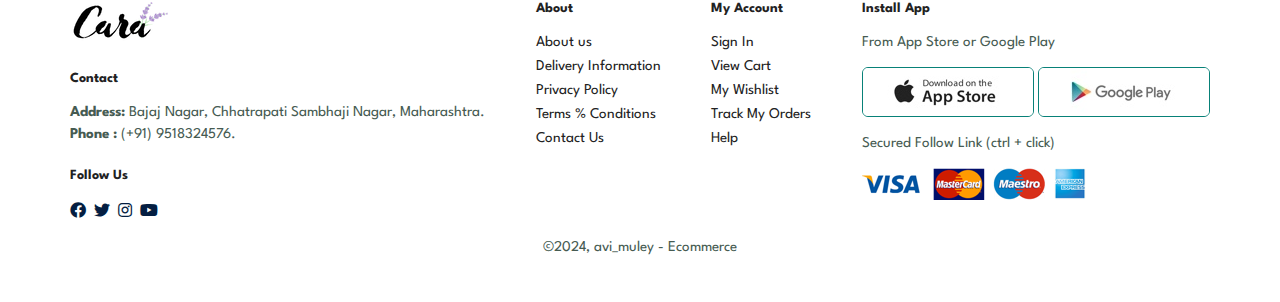
<file: sproduct.html>
<!DOCTYPE html>
<html lang="en">
  <head>
    <meta charset="UTF-8" />
    <meta http-equiv="X-UA-Compatible" content="IE=edge" />
    <meta name="viewport" content="width=device-width, initial-scale=1.0" />
    <title>Sproduct</title>
    <link
      rel="stylesheet"
      href="https://pro.fontawesome.com/releases/v5.10.0/css/all.css"
    />

    <link rel="stylesheet" href="style.css" />
  </head>

  <body>
    <section id="header">
      <a href="index.html"><img src="img/logo.png" class="logo" alt="logo" /></a>

      <div>
        <ul id="navbar">
          <li><a href="index.html">Home</a></li>
          <li><a class="active" href="shop.html">Shop</a></li>
          <li><a href="blog.html">Blog</a></li>
          <li><a href="about.html">About</a></li>
          <li><a href="contact.html">Contact</a></li>
          <li><a href="cart.html"><i class="far fa-shopping-bag"></i></a></li>
          <a href="#" id="close"><i class="far fa-times"></i></a>
        </ul>
      </div>
      <div id="mobile">
        <a href="cart.html"><i class="far fa-shopping-bag"></i></a>
        <i id="bar" class="fas fa-outdent"></i>
      </div>
    </section>

    <section id="prodetails" class="section-p1">
      <div class="single-pro-image">
        <img src="img/products/f1.jpg" width="100%" id="MainImg" alt="" />

        <div class="small-img-group">
          <div class="small-img-col">
            <img src="img/products/f1.jpg" width="100%" class="small-img" />
          </div>
          <div class="small-img-col">
            <img src="img/products/f2.jpg" width="100%" class="small-img" />
          </div>
          <div class="small-img-col">
            <img src="img/products/f3.jpg" width="100%" class="small-img" />
          </div>
          <div class="small-img-col">
            <img src="img/products/f4.jpg" width="100%" class="small-img" />
          </div>
        </div>
      </div>

      <div class="singal-pro-details">
        <h6>Home / T-Shirt</h6>
        <h4>Men's Fashion  Shirt</h4>
        <h3>$499</h3>
        <select>
          <option>Select</option>
          <option>XL</option>
          <option>XXL</option>
          <option>Mediam</option>
          <option>Large</option>
          <option>Small</option>
        </select>
        <input type="number" value="" />
        <button class="normal">Add To Cart</button>
        <h4>Product Details</h4>
        <span
          >The Gildan Ultra Cotton T-Shirt is made from a substantial 6.0 az.
          per sq. yd. fabric constructed from 100% cotton, this classic fit
          preshrunk jersey knit provides unmatched comfort with each wear.
          Featuring a taped neck and shoulder, and a seamless double-needle
          collar, and available in a range of colors, it offers it all in the
          ultimate head-turning package.</span
        >
      </div>
    </section>

    <section id="product1" class="section-p1">
      <h2>Featured Products</h2>
      <p>Summer Collection New Mordern Design</p>
      <div class="pro-container">
         <div class="pro">
            <img src="img/products/n1.jpg" alt="">
            <div class="des">
                <span>Adidas</span>
                <h5>Carton Astronaut T-Shirts</h5>
              <div class="star">
                  <i class="fas fa-star"></i>
                  <i class="fas fa-star"></i>
                  <i class="fas fa-star"></i>
                  <i class="fas fa-star"></i>
                  <i class="fas fa-star"></i>
               </div>
                <h4>$ 499</h4>
            </div>
           <!-- <a href="#"><i class="fal fa-shopping-cart"></i></a> -->
         </div>
         <div class="pro">
            <img src="img/products/n2.jpg" alt="">
            <div class="des">
                <span>Adidas</span>
                <h5>Carton Astronaut T-Shirts</h5>
               <div class="star">
                  <i class="fas fa-star"></i>
                  <i class="fas fa-star"></i>
                  <i class="fas fa-star"></i>
                  <i class="fas fa-star"></i>
                  <i class="fas fa-star"></i>
               </div>
                <h4>$ 499</h4>
            </div>
         </div>
         <div class="pro">
            <img src="img/products/n3.jpg" alt="">
            <div class="des">
                <span>Adidas</span>
                <h5>Carton Astronaut T-Shirts</h5>
                <div class="star">
                  <i class="fas fa-star"></i>
                  <i class="fas fa-star"></i>
                  <i class="fas fa-star"></i>
                  <i class="fas fa-star"></i>
                  <i class="fas fa-star"></i>
               </div>
                <h4>$ 499</h4>
            </div>
         </div>
         <div class="pro">
            <img src="img/products/n4.jpg" alt="">
            <div class="des">
                <span>Adidas</span>
                <h5>Carton Astronaut T-Shirts</h5>
                <div class="star">
                  <i class="fas fa-star"></i>
                  <i class="fas fa-star"></i>
                  <i class="fas fa-star"></i>
                  <i class="fas fa-star"></i>
                  <i class="fas fa-star"></i>
               </div>
                <h4>$ 499</h4>
            </div>
         </div>
      </div>
  </section> 

    <section id="newsletter" class="section-p1">
      <div class="newstext">
        <h4>Sign Up For Newsletters</h4>
        <p>
          Get E-mail updates our latest shop and <span>Special Offers</span>.
        </p>
      </div>
      <div class="form">
        <input type="email" placeholder="Your email address" id="InputData" name="InputData" />
        <button class="normal" onclick="saveData()" type="button">Sign Up</button>
      </div>
    </section>

    <footer class="section-p1">
      <div class="col">
        <img class="logo" src="img/logo.png" alt="" />
        <h4>Contact</h4>
        <p>
          <strong>Address:</strong> Bajaj Nagar, Chhatrapati Sambhaji Nagar,
          Maharashtra.
        </p>
        <p><strong>Phone :</strong> (+91) 9518324576.</p>
        <div class="follow">
          <h4>Follow Us</h4>
          <div class="icon">
            <i class="fab fa-facebook"></i>
            <i class="fab fa-twitter"></i>
            <i class="fab fa-instagram"></i>
            <i class="fab fa-youtube"></i>
          </div>
        </div>
      </div>

      <div class="col">
        <h4>About</h4>
        <a href="#">About us</a>
        <a href="#">Delivery Information </a>
        <a href="#">Privacy Policy</a>
        <a href="#">Terms % Conditions</a>
        <a href="#">Contact Us</a>
      </div>
      <div class="col">
        <h4>My Account</h4>
        <a href="#">Sign In</a>
        <a href="#">View Cart </a>
        <a href="#">My Wishlist</a>
        <a href="#">Track My Orders</a>
        <a href="#">Help</a>
      </div>
      <div class="col install">
        <h4>Install App</h4>
        <p>From App Store or Google Play</p>
        <div class="row">
          <img src="img/pay/app.jpg" alt="" />
          <img src="img/pay/play.jpg" alt="" />
        </div>
        <p>Secured Follow Link (ctrl + click)</p>
        <img src="img/pay/pay.png" alt="" />
      </div>

      <div class="copyright">
        <p>&#169;2024, avi_muley - Ecommerce</p>
      </div>
    </footer>

    <script>

      function saveData() {
        var Inputdata = document.getElementById("InputData").value;
        localStorage.setItem("saveData" , InputData);
      }

        var MainImg = document.getElementById("MainImg");
        var smallimg = document.getElementsByClassName("small-img")

        smallimg[0].onclick = function(){
          MainImg.src = smallimg[0].src;
        }
        smallimg[1].onclick = function(){
          MainImg.src = smallimg[1].src;
        }
        smallimg[2].onclick = function(){
          MainImg.src = smallimg[2].src;
        }
        smallimg[3].onclick = function(){
          MainImg.src = smallimg[3].src;
        }
    </script>
    <script src="script.js"></script>
  </body>
</html>
</file>
<file: style.css>
@import url("https://fonts.googleapis.com/css2?family=Spartan:wght@100;200;300;400;500;600;700;800;900&display=swap");
* {
  margin: 0;
  padding: 0;
  box-sizing: border-box;
  font-family: "Spartan", sans-serif;
}

html {
  scroll-behavior: smooth;
}

/* Global Styles */

h1 {
  font-size: 50px;
  line-height: 64px;
  color: #222;
}

h2 {
  font-size: 46px;
  line-height: 54px;
  color: #222;
}

h4 {
  font-size: 20px;
  color: #222;
}

h6 {
  font-weight: 700;
  font-size: 12px;
}

p {
  font-size: 16px;
  color: #465b52;
  margin: 15px 0 20px 0;
}

.section-p1 {
  padding: 40px 70px;
}

.section-m1 {
  margin: 40px 0;
}

body {
  width: 100%;
}

#header{
  display: flex;
  align-items: center;
  justify-content: space-between;
  padding: 20PX 80PX;
  background-color: #e3e6f3;
  box-shadow: 0 5PX 15PX rgb(0,0,0,0.06);
  position: sticky;
  top:0;
  left: 0;
  z-index: 999;
}

#navbar{
  display: flex;
  align-items: center;
  justify-content:center;
}
#navbar li{
  list-style: none;
  padding:0 20px;
  position: relative;
}

#navbar li a{
  text-decoration: none;
  font-size: 16px;
  font-weight: 600;
  color: #1a1a1a;
  transition: 0.3s ease;
}

#navbar li a:hover,
#navbar li a.active{
  color: #06a096;
}
#navbar li a.active::after,
#navbar li a:hover::after{
  content: '';
  width: 30%;
  height: 2px;
  position: absolute;
  background: #06a096;
  bottom: -4px;
  left: 20px;
}

#mobile{
  display: none;
  align-items: center;
}
#close{
  display: none;
}

/* hero section */

#hero{
  background-image: url("img/hero4.png") ;
  background-color: #E3E6F3;
  height:90vh ;
  width: 100%;
  background-size: cover;
  background-position: top 25% right 0;
  padding: 0 80px;
   display: flex;
   flex-direction: column;
   align-items: flex-start;
   justify-content: center;
}

#hero h4{
  padding-bottom: 15px;
}

#hero h1{
  color: #088178;
}

#hero button{
  background-color: transparent;
  background-image: url("img/button.png") ;
  border: 0;
  padding: 14px 80px 14px 70px;
  color: #088178;
  font-size: 15px;
  font-weight: 800;
  cursor: pointer;
}

/* feature Section */
#feature{
  display: flex;
  justify-content: space-between;
  flex-wrap: wrap;
  align-items: center;
  cursor: default;
}
#feature .fe-box{
   width: 180px;
   text-align: center;
   padding: 25px 15px;
   box-shadow:20px 20px 34px rgb(0,0,0,0.03) ;
   border: 1px solid #cce7d0;
   border-radius: 4px;
   margin: 15px 0;
}

#feature .fe-box:hover{
  box-shadow: 10px 10px 54px rgba(70,62,221,0.1);
}
.fe-box img{
  width: 100%;
  margin-bottom: 10px ;
  margin-top: 5px;
}
.fe-box h6{
  background-color: #fddde4 ;
  color: #088178;
  padding: 9px 8px 6px 8px;
  line-height: 1;
  border-radius: 5px;
  display: inline-block;
}

.fe-box:nth-child(2) h6{
  background-color: #cdebbc;
}
.fe-box:nth-child(3) h6{
  background-color: #d1e8f2;
}
.fe-box:nth-child(4) h6{
  background-color: #cdd4f8;
}
.fe-box:nth-child(5) h6{
  background-color: #f6dbf6;
}
.fe-box:nth-child(6) h6{
  background-color: #fff2e5;
}



#product1{
  text-align: center;
}

#product1 .pro-container{
  display: flex;
  flex-wrap: wrap;
  justify-content: space-between;
  padding-top: 20px;
}
#product1 .pro{
  width: 23%;
  min-width: 250px;
  padding: 10px 12px;
  border: 1px solid #cce7d0;
  border-radius: 25px;
  cursor: pointer;
  box-shadow: 20px 20px 34px rgb(0,0,0,0.04);
  margin: 15px 0;
  transition: 0.03s ease;
}

#product1 .pro:hover{
  box-shadow: 20px 20px 30px rgb(0,0,0,0.10);
}
#product1 .pro img{
 width: 100%;
 border-radius: 20px;

}

#product1 .pro .des{
  text-align: left;
  padding: 10px 0;
}

#product1 .pro .des span{
  color: #606063;
  font-size: 12px;
}

#product1 .pro .des h5{
  padding-top: 7px;
  padding-bottom:7px ;
  font-size: 14px;
  color: #1a1a1a;
}

#product1 .pro .des i{
  font-size: 12px;
  color: #B88345;
}

#product1 .pro .des h4{
  color: #088178;
  font: 800;
  font-size: 16px;
  padding-top: 7PX;
}

/* Banner Section  */

#banner{
  text-align: center;
  display: flex;
  justify-content: center;
  flex-direction: column;
  align-items: center;
  background-image: url('img/banner/b2.jpg');
  width: 100%;
  height: 40vh;
  background-position: center;
  background-size: cover;
}

#banner h4{
  color: #fff;
  font-size: 16px;
}

#banner h2{
  color: #fff;
  padding: 10px 0;
  font-size: 40px;
}
#banner h2 span{
  color: red;
}
#banner button{
  font-size: 14px;
  font-weight: 600;
  padding: 15px 30px;
  color: #000;
  background-color: #fff;
  cursor: pointer;
  border: none;
  outline: none;
  transition: 0.2s;
  border-radius: 5px;
}
#banner button:hover{
  background-color:#088178;
  color: #fff;
}
#sm-banner{
  display: flex;
  flex-wrap: wrap;
  justify-content: space-between;
  align-items: center ;
}
#sm-banner .banner-box{
  text-align: center;
  display: flex;
  justify-content: center;
  flex-direction: column;
  align-items: flex-start;
  background-image: url('img/banner/b17.jpg');
  min-width: 580px;
  height: 50vh;
  background-position: center;
  background-size: cover;
  padding: 30px;
}

#sm-banner h4{
  color: #fff;
  font-weight: 300;
  font-size: 20px;
}

#sm-banner  h2{
  color: #fff;
  font-weight: 800;
  font-size: 30px;
}

#sm-banner  span{
  color: #fff;
  font-weight: 500;
  font-size: 12px;
  padding: 12px;
}

#sm-banner  button{
  font-size: 14px;
  font-weight: 600;
  padding: 15px 30px;
  color: #fff;
  background-color:transparent;
  border: 1px solid white;
  cursor: pointer;
  transition: 0.2s;
  outline: none;
  border-radius: 5px;
  transition: 0.3s ease;
}
#sm-banner  button:hover{
 background-color: #088178;
  color: #fff;

  border: none;
}
#sm-banner .banner-box2{
  background-image: url('img/banner/b10.jpg');
}

#banner3{
  display: flex;
  justify-content: space-between;
  flex-wrap:  wrap;
  padding: 0 80px;
}

#banner3 .banner-box{
  text-align: center;
  display: flex;
  justify-content: center;
  flex-direction: column;
  align-items: flex-start;
  background-image: url('img/banner/b7.jpg');
  min-width: 30%;
  height: 30vh;
  background-position: center;
  background-size: cover;
  padding: 20px;
  margin-bottom: 20px ;
}
#banner3 h2{
  color: #fff;
  font-size:22px ;
  font-weight: 900;
}
#banner3 h3{
  color: red;
}
#banner3 .banner-box2{
  background-image: url('img/banner/b4.jpg');
}
#banner3 .banner-box3{
  background-image: url('img/banner/b18.jpg');
}

#newsletter {
  display: flex;
  justify-content: space-between;
  flex-wrap: wrap;
  align-items: center;
  background-image: url('img/banner/b14.png');
  background-position: 20% 30%;
  background-color: #041e42;
  background-repeat: no-repeat;
  margin: 40px 0;
}
#newsletter h4{
  color:#fff ;
  font-size: 22px;
  font-weight: 700;
}
#newsletter p{
  font-size: 14px;
  font-weight: 600;
  color: #fff;
}
#newsletter span{
  color: #06a086;
}
#newsletter .form{
  display: flex;
  width: 40%;
}
#newsletter input{
  height: 7Svh;
  width: 100%;
  padding: 0 1.25rem;
  font-size: 14px;
  border: 1px solid transparent;
  border-radius: 4px;
  outline: none;
  border-top-right-radius: 0;
  border-bottom-right-radius:0;
}

#newsletter button{
  font-size: 14px;
  width: 30%;
  font-weight: 600;
  padding: 10px 20px;
  color: #fff;
  background-color: #088178;
  border: 1px solid white;
  cursor: pointer;
  border: none;
  outline: none;
  border-radius: 5px;
  border-top-left-radius: 0;
  border-bottom-left-radius:0;
}

/* footer section -index.html */

footer{
  display: flex;
  flex-wrap: wrap;
  justify-content: space-between;
}
footer .col{
  display: flex;
  flex-direction: column;
  align-items: flex-start;
  margin-bottom: 20px;
}
footer .logo{
  margin-bottom:30px ;
}
footer h4{
  font-size: 14px;
  padding-bottom: 20px;
}
 footer p{
  font-size: 15px;
  margin: 0 0 8px 0;
}
footer a{
  font-size: 15px;
  text-decoration: none;
  color: #222;
  margin-bottom: 10px;

}
footer .follow{
  margin-top: 20px;
}
footer .follow i{
  color: #041e42;
  padding-right: 4px;
  cursor: pointer;
}

footer .install .row img{
  border:1px solid #088178 ;
  border-radius: 6px;
}

footer .install img{
  margin: 10px 0 15px 0;
}

footer .follow i:hover,
footer a:hover {
  color: #09ada2;
}

footer .copyright {
  text-align: center;
  width: 100%;
 font-size: 10px;

}




/* Shop Page-Index.html */

#page-header{
  background-image: url('img/banner/b1.jpg');
  background-size: cover;
  width: 100%;
  height: 40vh ;
  text-align: center;
  justify-content: center;
  flex-direction: column;
  display: flex;
  padding: 14px;
}
#page-header h2,
#page-header p{
  color: #fff;
}

#pagination {
  text-align: center;
}
#pagination a{
  text-decoration: none;
  border-radius:4px ;
  background-color: #06a096;
  color: #fff;
  font-weight: 600;
  padding: 15px 20px;
}

#pagination a i{
  font-size: 16px;
  font-weight: 600
}


/* Singal Product Image -Sproduct.html */

#prodetails{
  display: flex;
  margin-top: 20px;
}
#prodetails .single-pro-image{
 width: 40%; 
 margin-right: 50px;
}
.small-img-group{
  display: flex;
  justify-content: space-between;
}
.small-img-col{
  flex-basis: 20%;
  cursor: pointer;
}
#prodetails .singal-pro-details{
  width: 50%;
  padding-top: 30px;
}

#prodetails .singal-pro-details h4{
  padding: 30px 0 20px 0;
}

#prodetails .singal-pro-details h3{
 font-size: 26px;
 padding-bottom: 20px;
}

#prodetails .singal-pro-details select{
  display: block;
  padding: 5px 10px;
  margin-bottom: 10px;
  border-radius: 4px;
  border: 1px solid #222;
 }

 #prodetails .singal-pro-details input{
  width: 50px;
  height: 47px;
  padding-left: 10px;
  font-size: 16px; 
  margin-right: 10px;
  border-radius: 4px;
 }

 .singal-pro-details button,
 #form-details form button,
 .normal{
  font-size: 14px;
  font-weight: 600;
  padding: 15px 30px;
  color: #fff;
  background-color:#06a086;
  border: 1px solid white;
  cursor: pointer;
  transition: 0.2s;
  outline: none;
  border-radius: 7px;
  transition: 0.3s ease;
}
#prodetails .singal-pro-details span{
  line-height: 30px;
}

 
 /* Blog Page  */

.blog-header{
  background-image: url('img/banner/b19.jpg');
  background-size: cover;
  width: 100%;
  height: 40vh ;
  text-align: center;
  justify-content: center;
  flex-direction: column;
  display: flex;
  padding: 14px;
}
.blog-header h2,
.blog-header p{
  color: #fff;
}

#blog{
  padding: 150px 150px 0px 150px;
}
 
#blog .blog-box{
  display: flex;
  align-items: center;
 width: 100%;
position: relative;
padding-bottom: 90px;
}
#blog .blog-img{
  width: 50%;
  margin-top: 40px;

}
#blog img{
  width: 100%;
  object-fit: cover;
  height: 600px;
}
#blog .blog-details{
  width: 50%;
  margin-left: 40px;
}
#blog .blog-details a{
  text-decoration: none;
  color: #000;
  font-size: 11px;
  font-weight: 700;
  position: relative;
  transition: 0.3s;
}
#blog .blog-details a::after{
content: '';
background-color: #000;
width: 50px;
height: 1px;
position: absolute;
top: 4px;
right: -60px;

}
#blog .blog-details a:hover{
color: #06a086;
}
#blog .blog-details a:hover::after{
  background-color: #06a086;
}
#blog .blog-box h1{
  position: absolute;
  top: -13px;
  left: 0; 
  font-size: 70px; 
  font-weight: 700;
  color: #c9cbce;
  z-index: -9;
}


/* Start Media Query  */

@media (max-width:799px) {
  .section-p1{
    padding: 40px 40px;
  }
     #navbar {
       display: flex;
       align-items: flex-start;
       justify-content: flex-start;
       flex-direction: column;
       position: fixed;
       top: 0;
       right: -300px;
       width: 300px;
       height: 100vh;
       background-color: #e3e6f3;
       box-shadow: 0 40px 60px rgb(0,0,0,0.1);
       padding: 80px 0 0 10px;
       transition: 0.3s;
     }
     #navbar.active{
      right: 0px;
     }
#navbar li{
 margin-bottom:25px;
}
#mobile{
  display: flex;
  align-items: center;
}
#mobile i{
  color: #1a1a1a;
  font-size: 24px;
  padding-left: 20px;
}
#close{
  display: initial;
  position: absolute;
  top: 30px;
  left: 30px;
  color: #222;
  font-size: 24px;
}
#hero{
  height:110vh;
  padding: 0 80px;
  background-position: top 30% right 30%;
}
#hero h4{
  margin-top: 15%;
}
#feature{
  justify-content: center;
}
#feature .fe-box{
  margin: 15px 15px;
}
#product1 .pro-container{
  justify-content: center;
}
#product1 .pro {
  margin: 15px;
}
#banner {
  height: 30vh;
  align-items: center;
}
#sm-banner .banner-box{
  width: 100%;
  height: 30vh;
}
#banner3{
  padding: 40px;
}
#banner3 .banner-box{
  width:28px;
}
#newsletter .form{
  width: 70%;
}
#cart{
  overflow-x: auto;
}

}


@media (max-width:477) {
  #blog{
  padding: 100px 20px 0 20px ;
  }
  #blog .blog-box{
    display: flex;
    flex-direction: column;
    align-items: flex-start;
    flex-wrap: wrap;
  }
  #blog .blog-img{
    width: 100px;
    margin-bottom: 30px;
    margin-top: 0px; 
  }

  /* about page */

  #about-head{
    flex-direction: column;
  }
  #about-head img{
    width: 100%;
    margin-bottom: 20px;
  }
  #about-head div{
    padding-left: 0px;
  }
  .column, input[type=submit] {
    width: 100%;
    margin-top: 0;
  }
/* cart */
 #add-cart{
  flex-direction: column;
 }
 #coupon{
  width: 100%;
 }
}


/* About Page  */

.about-header{
  background-image: url('img/about/banner.png');
  background-size: cover;
  width: 100%;
  height: 40vh ;
  text-align: center;
  justify-content: center;
  flex-direction: column;
  display: flex;
  padding: 14px;
}
.about-header h2,
.about-header p{
  color: #fff;
}

#about-head{
  display: flex;
  align-items: center;
}
#about-head div{
  padding-right: 40px;
}
#about-head img{
width: 50%;
height: auto;
}

#about-app{
  text-align: center;
}

#about-app .video {
  width: 50%;
  height: 100%;
  margin: 50px auto 50px auto;
}
#about-app .video video{
   width: 100%;
   height: 100%;
   border-radius: 20px;
   

}

/* CONTACT PAGE  */


#contact-details{
  display: flex;
  padding-top: 100px;
  align-items: center;
  justify-content: space-between;
 box-shadow: 15px 20px 34px rgb(0,0,0,0.03);
}

#contact-details .details h2,
#form-details h2{
  font-size: 26px;
  line-height: 35px;
  padding: 20px 0;
}
#contact-details  .details{
width: 40%;
}
#contact-details .details h3{
padding-bottom: 30px;
}
#contact-details  .details li{
list-style: none;
display: flex;
padding: 10px 0;
}

#contact-details .details li i{
  padding-right: 20px;
}
 
#contact-details .details li p{
  margin: 0
}

#contact-details .details .map{
  width: 55%;
  height: 400px;
}
#contact-details .details .map iframe{
  width: 100%;
  height: 100%;
}


#form-details form{
  display: flex;
  flex-direction: column;
  align-items: center;
  box-shadow: 0 40px 60px rgb(0,0,0,0.3);
  border-radius: 6px;
  margin: 20px 30px 0  30px;
  padding: 40px;
  width: 40%;
  height: 500px;
  margin-left: 33%;
  border-radius: 6px;
}

#form-details form input, textarea{
  width: 100%;
  padding: 12px 14px;
  margin: 20px;
  outline: none;
  border: 1px solid #e1e1e1;
}


/* Cart Page  */

#cart table{
  width: 100%;
  border-collapse: collapse;
  table-layout: fixed;
  white-space: nowra;
}
#cart table img{
  width: 100px;
  /* text-align: center; */
}
#cart table td:nth-child(1) {
  width: 100%;
  text-align: center;
}
#cart table td:nth-child(1) {
  width: 100%;
  text-align: center;
}
#cart table td:nth-child(2) {
  width: 150%;
  text-align: center;
}
#cart table td:nth-child(3) {
  width: 250%;
  text-align: center;
}
#cart table td:nth-child(1) {
  width: 100%;
  text-align: center;
}
#cart table td:nth-child(4), 
#cart table td:nth-child(5) ,
#cart table td:nth-child(6) {
  width: 150%;
  text-align: center;
}
#cart table td:nth-child(5) input{
  padding: 10px 5px 10px 30px;
  width: 70px;
}
#cart  table thead td {
  border: 1px solid #d1e8f2; 
  padding: 20px 0;
  font-size: 16px;
  font-weight: 700;
  text-transform: uppercase;
}
#cart table tbody td{
  padding-top: 30px
}

#add-cart{
   display: flex;
   align-items: center;
   justify-content:space-between;
}
#coupon{
  margin-bottom: 30px;
  width: 50%;
}

#coupon h3,
#Subtotal h3 {
  padding-bottom:20px;
}
#coupon input{
  padding: 14px 30px;
  outline: none;
  border: 1px solid #e2e9e1;
  margin-right: 10px;
  width: 60%;
}
#Subtotal {
  width: 50%;
  margin-bottom: 30px;
  border: 1px solid #e2e2e2;
  padding: 30px;
  border-radius: 5px;
}
#Subtotal table{
  border-collapse: collapse;
  width: 100%;
  margin-bottom: 20px;
  border: 1px solid #e2e2e2;
}

#Subtotal table td{
width: 30%;
border: 1px solid #e2e9e1;
padding: 10px;
font-size: 12px;
font-weight: 500;
}
</file>
